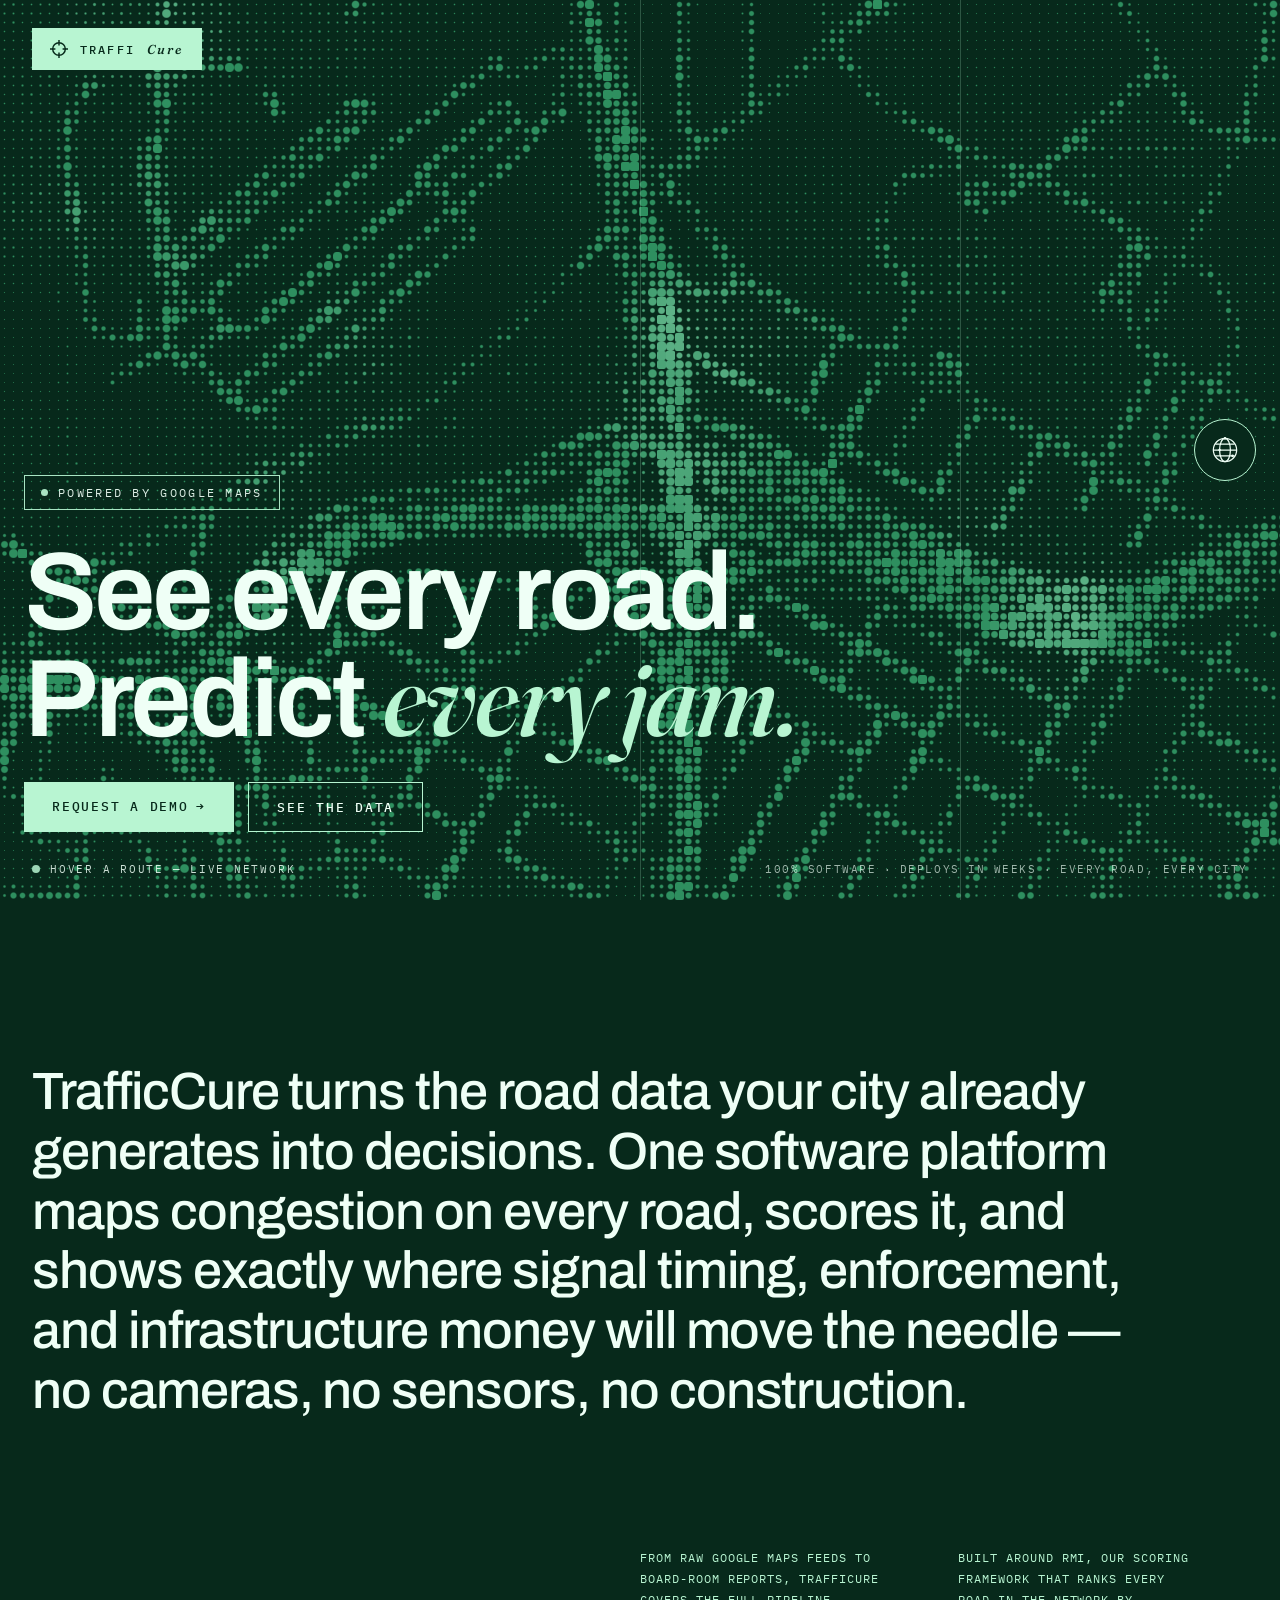
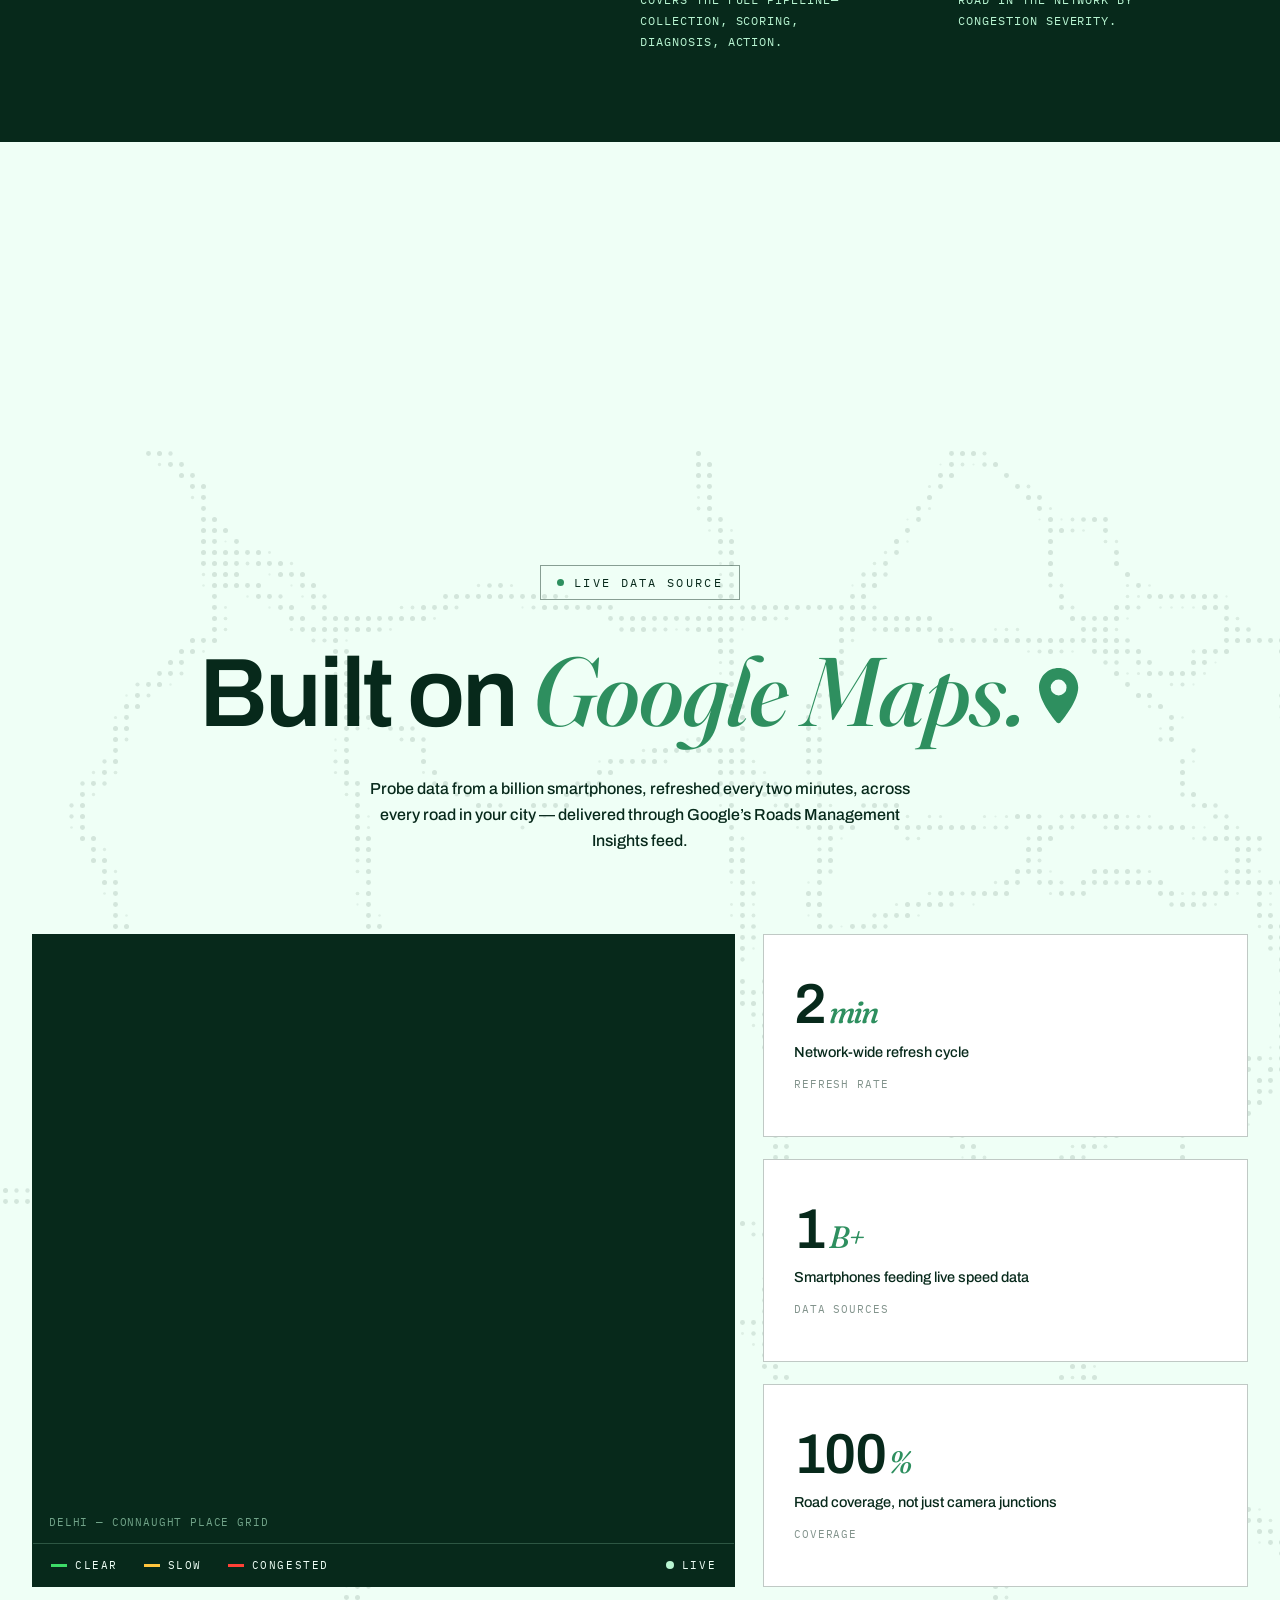
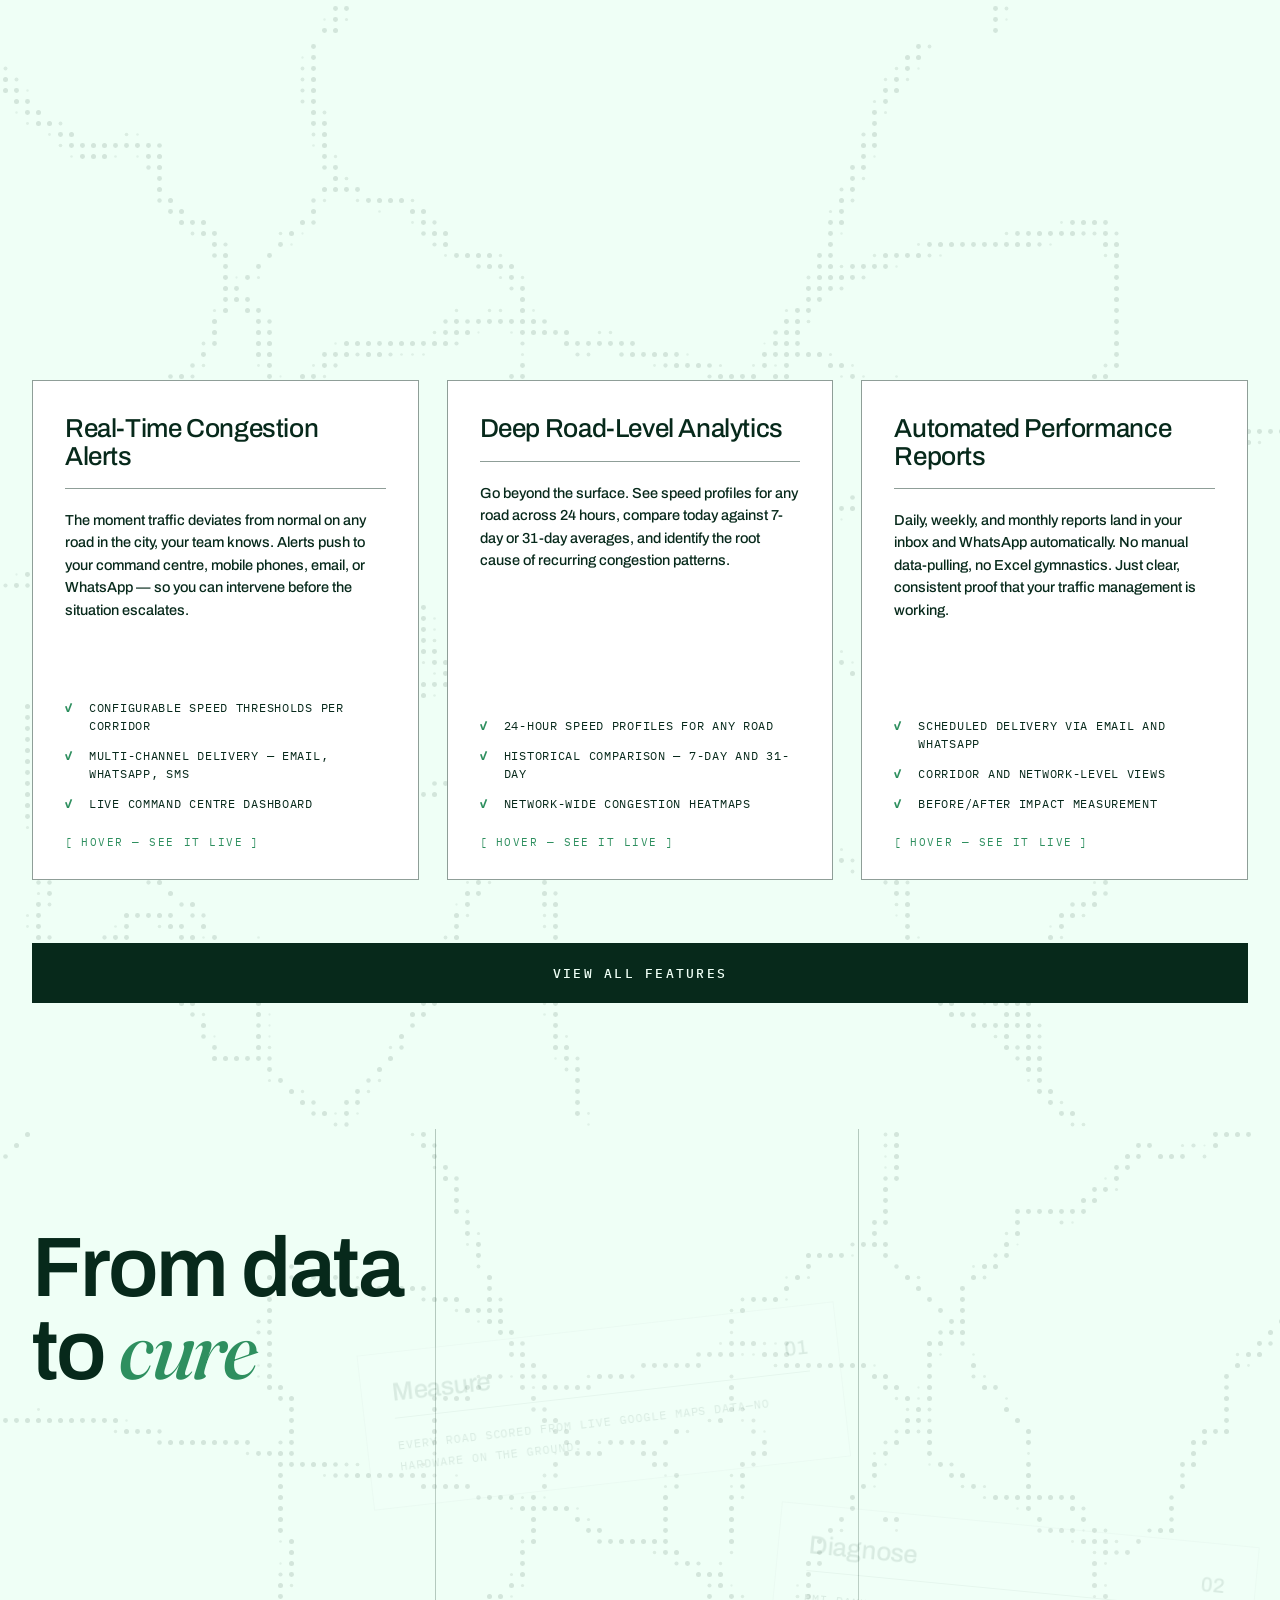
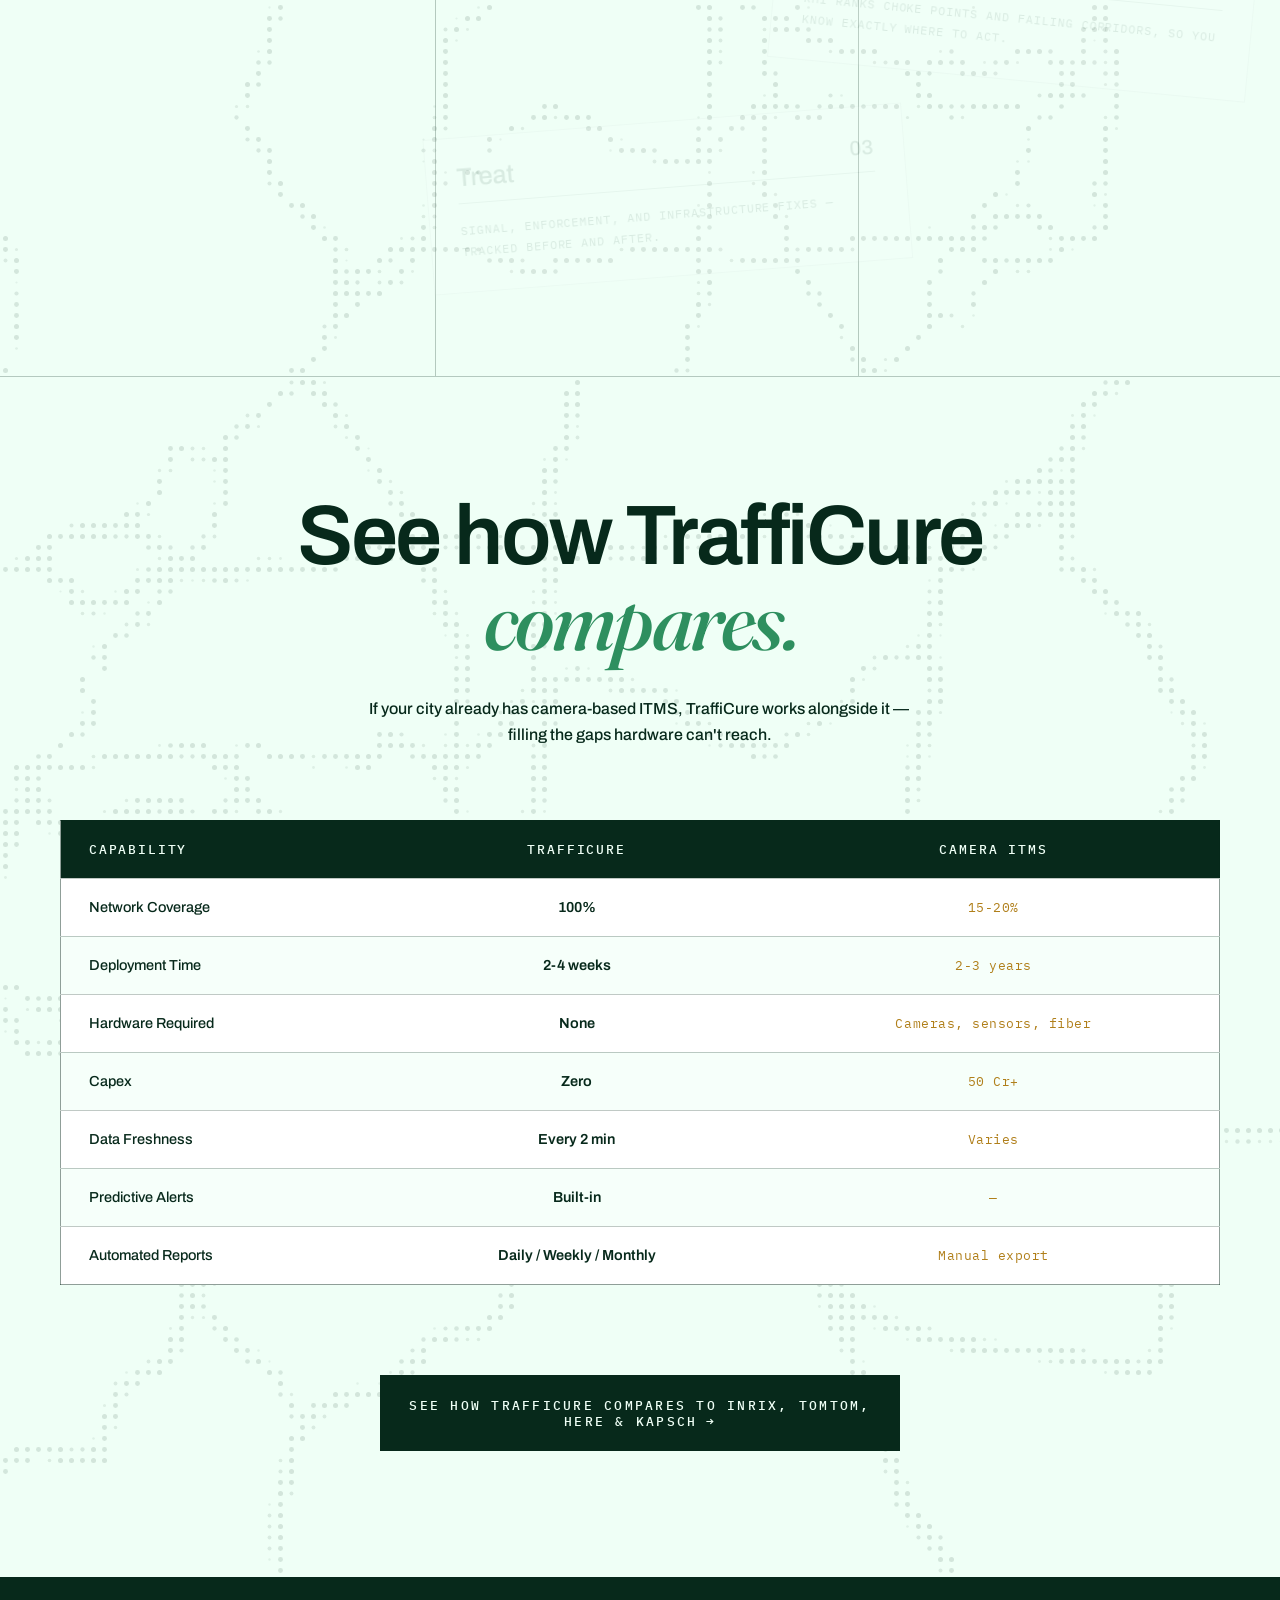
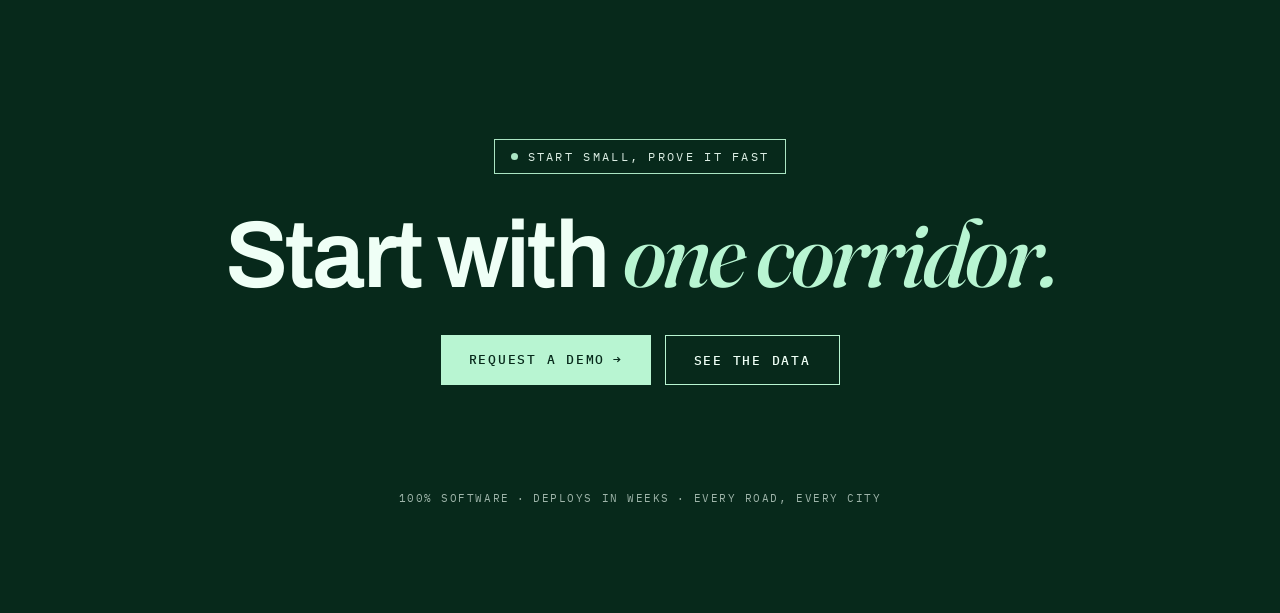
<file: index.html>
<!DOCTYPE html>
<html lang="en">
<head>
<meta charset="UTF-8">
<meta name="viewport" content="width=device-width, initial-scale=1.0">
<title>TrafficCure — Real-time traffic intelligence</title>
<link rel="preconnect" href="https://fonts.googleapis.com">
<link href="https://fonts.googleapis.com/css2?family=Archivo:wght@500;600&family=Fraunces:ital,opsz,wght@1,9..144,500;1,9..144,600&family=IBM+Plex+Mono:wght@400;500&display=swap" rel="stylesheet">
<link rel="stylesheet" href="css/style.css">
</head>
<body>

<!-- floating globe -> radial nav disk -->
<button class="orb" id="navOrb" aria-expanded="false" aria-controls="navDisk" aria-label="Open menu">
  <svg viewBox="0 0 36 36" fill="none" stroke="currentColor" stroke-width="1.5" aria-hidden="true">
    <circle cx="18" cy="18" r="14"/>
    <ellipse cx="18" cy="18" rx="6.5" ry="14"/>
    <path d="M4 18h28M6.5 11h23M6.5 25h23"/>
    <circle cx="18" cy="4"  r="1.6" fill="currentColor" stroke="none"/>
    <circle cx="11.5" cy="18" r="1.6" fill="currentColor" stroke="none"/>
    <circle cx="27" cy="25" r="1.6" fill="currentColor" stroke="none"/>
  </svg>
</button>

<div class="nav-wrap" id="navDisk" hidden>
  <div class="nav-veil" data-close></div>
  <nav class="nav-disk" aria-label="Site">
    <ul class="nav-ring">
      <li><a href="#data"        style="--i:0">THE DATA</a></li>
      <li><a href="#features"    style="--i:1">FEATURES</a></li>
      <li><a href="rmi.html"     style="--i:2">RMI</a></li>
      <li><a href="#deployments" style="--i:3">WHY US</a></li>
      <li><a href="blog.html"    style="--i:4">BLOG</a></li>
      <li><a href="#"            style="--i:5">TOOLS</a></li>
      <li><a href="#"            style="--i:6">SIGN IN</a></li>
      <li><a href="#contact" class="cta" style="--i:7">BOOK A DEMO&ensp;&rarr;</a></li>
    </ul>
    <button class="nav-close" data-close aria-label="Close menu">&times;</button>
  </nav>
</div>


<canvas id="halftone"></canvas>

<div class="ui">
  <div class="rule r1"></div>
  <div class="rule r2"></div>

  <header>
    <div class="brand">
      <svg viewBox="0 0 20 20" fill="none" stroke="currentColor" stroke-width="1.6">
        <circle cx="10" cy="10" r="7"/><path d="M10 0v6M10 14v6M0 10h6M14 10h6"/>
      </svg>
      TRAFFI<em style="font-family:'Fraunces',serif;font-style:italic;text-transform:none;font-size:13px;">Cure</em>
    </div>
  </header>

  <div class="hero-left">
    <span class="badge">POWERED BY GOOGLE MAPS</span>
    <h1>
      <span class="row">See every road.</span>
      <span class="row">Predict <em>every jam.</em></span>
    </h1>
    <div class="ctas">
      <a class="btn btn-solid" href="#">REQUEST A DEMO&ensp;&rarr;</a>
      <a class="btn btn-ghost" href="#">SEE THE DATA</a>
    </div>
  </div>

  <div class="status">
    <span class="dot" id="statusDot"></span>
    <span id="statusText">HOVER A ROUTE — LIVE NETWORK</span>
  </div>

  <div class="ticks">100% SOFTWARE&ensp;&middot;&ensp;DEPLOYS IN WEEKS&ensp;&middot;&ensp;EVERY ROAD, EVERY CITY</div>
</div>


<main class="page">

  <!-- ============ 01 · STATEMENT ============ -->
  <section class="s-statement">
    <p class="statement" aria-label="TrafficCure turns the road data your city already generates into decisions. One software platform maps congestion on every road, scores it, and shows exactly where signal timing, enforcement, and infrastructure money will move the needle — no cameras, no sensors, no construction.">
      <span class="ghost" aria-hidden="true">TrafficCure turns the road data your city already generates into decisions. One software platform maps congestion on every road, scores it, and shows exactly where signal timing, enforcement, and infrastructure money will move the needle — no cameras, no sensors, no construction.</span>
      <span class="live" aria-hidden="true"></span>
    </p>
    <div class="stmt-notes">
      <p class="mono-note reveal">FROM RAW GOOGLE MAPS FEEDS TO BOARD-ROOM
      REPORTS, TRAFFICURE COVERS THE FULL PIPELINE&mdash;COLLECTION,
      SCORING, DIAGNOSIS, ACTION.</p>
      <p class="mono-note reveal">BUILT AROUND RMI, OUR SCORING FRAMEWORK
      THAT RANKS EVERY ROAD IN THE NETWORK BY CONGESTION SEVERITY.</p>
    </div>
  </section>

  <!-- stepped ink -> paper transition -->
  <div class="step-band" aria-hidden="true">
    <div class="step sA"></div><div class="step sB"></div><div class="step sC"></div>
  </div>

  <!-- ============ 02 · BUILT ON GOOGLE MAPS ============ -->
  <section class="s-gmaps" id="data">
    <span class="badge badge-paper reveal">LIVE DATA SOURCE</span>

    <h2 class="gm-head reveal">Built on <em>Google&nbsp;Maps.</em><svg class="gm-pin" viewBox="0 0 24 32" aria-hidden="true"><path d="M12 1C6.2 1 1.6 5.6 1.6 11.4c0 7.6 9.1 18.1 9.5 18.6.5.5 1.3.5 1.8 0 .4-.5 9.5-11 9.5-18.6C22.4 5.6 17.8 1 12 1z" fill="var(--leaf)"/><circle cx="12" cy="11.4" r="4.2" fill="var(--paper)"/></svg></h2>

    <p class="gm-sub reveal">Probe data from a billion smartphones, refreshed every
    two minutes, across every road in your city&thinsp;&mdash;&thinsp;delivered
    through Google&rsquo;s Roads Management Insights feed.</p>

    <div class="gm-grid">

      <figure class="gm-stage reveal" role="img"
              aria-label="Halftone dot map of central Delhi. Road routes automatically light up green, amber and red with live speed readings as traffic conditions change.">
        <div class="gm-map">
          <canvas id="gmCanvas" aria-hidden="true"></canvas>
          <div class="gm-chips" aria-hidden="true"></div>
          <span class="gm-tag-city mono-note" aria-hidden="true">DELHI &mdash; CONNAUGHT PLACE GRID</span>
        </div>
        <figcaption class="gm-legend">
          <span class="lg"><i class="sw sw-clear"></i>CLEAR</span>
          <span class="lg"><i class="sw sw-slow"></i>SLOW</span>
          <span class="lg"><i class="sw sw-jam"></i>CONGESTED</span>
          <span class="lg live"><i class="sw sw-live"></i>LIVE</span>
        </figcaption>
      </figure>

      <div class="gm-stats">
        <div class="gm-stat reveal">
          <p class="gm-num"><span data-count="2">0</span><em>min</em></p>
          <p class="gm-label">Network-wide refresh cycle</p>
          <p class="gm-tag mono-note">REFRESH RATE</p>
        </div>
        <div class="gm-stat reveal">
          <p class="gm-num"><span data-count="1">0</span><em>B+</em></p>
          <p class="gm-label">Smartphones feeding live speed data</p>
          <p class="gm-tag mono-note">DATA SOURCES</p>
        </div>
        <div class="gm-stat reveal">
          <p class="gm-num"><span data-count="100">0</span><em>%</em></p>
          <p class="gm-label">Road coverage, not just camera junctions</p>
          <p class="gm-tag mono-note">COVERAGE</p>
        </div>
      </div>

    </div>
  </section>

  <!-- ============ 03 · FEATURES ============ -->
  <section class="s-features" id="features">
    <h2 class="split-head" aria-label="Features">
      <span class="half-l" data-slide="-1">Fea</span><span class="half-r" data-slide="1">tures</span>
    </h2>

    <div class="feat-grid">

      <article class="feature f-alerts reveal" tabindex="0"
               aria-label="Real-Time Congestion Alerts — hover or focus to preview the product">
        <div class="flip">
          <div class="face front">
            <h3>Real-Time Congestion Alerts</h3>
            <p class="feat-copy">The moment traffic deviates from normal on any
            road in the city, your team knows. Alerts push to your command
            centre, mobile phones, email, or WhatsApp&thinsp;&mdash;&thinsp;so
            you can intervene before the situation escalates.</p>
            <ul class="checks">
              <li>Configurable speed thresholds per corridor</li>
              <li>Multi-channel delivery &mdash; email, WhatsApp, SMS</li>
              <li>Live command centre dashboard</li>
            </ul>
            <span class="flip-hint">[&ensp;HOVER &mdash; SEE IT LIVE&ensp;]</span>
          </div>
          <div class="face back">
            <img src="assets/feat-alerts.png" alt="Live alerts panel: active congestion alerts with road names, durations and severity">
          </div>
        </div>
      </article>

      <article class="feature f-analytics reveal" tabindex="0"
               aria-label="Deep Road-Level Analytics — hover or focus to preview the product">
        <div class="flip">
          <div class="face front">
            <h3>Deep Road-Level Analytics</h3>
            <p class="feat-copy">Go beyond the surface. See speed profiles for
            any road across 24 hours, compare today against 7-day or 31-day
            averages, and identify the root cause of recurring congestion
            patterns.</p>
            <ul class="checks">
              <li>24-hour speed profiles for any road</li>
              <li>Historical comparison &mdash; 7-day and 31-day</li>
              <li>Network-wide congestion heatmaps</li>
            </ul>
            <span class="flip-hint">[&ensp;HOVER &mdash; SEE IT LIVE&ensp;]</span>
          </div>
          <div class="face back">
            <img src="assets/feat-analytics.png" alt="Road analytics card: current vs usual vs free-flow speed and busy-hours heatmap">
          </div>
        </div>
      </article>

      <article class="feature f-reports reveal" tabindex="0"
               aria-label="Automated Performance Reports — hover or focus to preview the product">
        <div class="flip">
          <div class="face front">
            <h3>Automated Performance Reports</h3>
            <p class="feat-copy">Daily, weekly, and monthly reports land in your
            inbox and WhatsApp automatically. No manual data-pulling, no Excel
            gymnastics. Just clear, consistent proof that your traffic
            management is working.</p>
            <ul class="checks">
              <li>Scheduled delivery via email and WhatsApp</li>
              <li>Corridor and network-level views</li>
              <li>Before/after impact measurement</li>
            </ul>
            <span class="flip-hint">[&ensp;HOVER &mdash; SEE IT LIVE&ensp;]</span>
          </div>
          <div class="face back">
            <img src="assets/feat-reports.png" alt="Scheduled reports panel: daily, weekly and monthly reports marked active">
          </div>
        </div>
      </article>

    </div>

    <a class="band-btn feat-band" href="#">VIEW ALL FEATURES</a>
  </section>

  <!-- ============ 04 · METHOD ============ -->
  <section class="s-method" id="rmi">
    <div class="m-rules" aria-hidden="true"><span></span><span></span></div>
    <h2 class="method-head reveal">From data<br>to <em>cure</em></h2>
    <div class="cards">
      <article class="card c1" data-rot="-6.5" data-x="-14">
        <div class="card-inner">
          <header><h3>Measure</h3><span class="num">01</span></header>
          <p class="mono-note">EVERY ROAD SCORED FROM LIVE GOOGLE MAPS
          DATA&mdash;NO HARDWARE ON THE GROUND.</p>
        </div>
      </article>
      <article class="card c2" data-rot="5.5" data-x="18">
        <div class="card-inner">
          <header><h3>Diagnose</h3><span class="num">02</span></header>
          <p class="mono-note">RMI RANKS CHOKE POINTS AND FAILING CORRIDORS,
          SO YOU KNOW EXACTLY WHERE TO ACT.</p>
        </div>
      </article>
      <article class="card c3" data-rot="-4.5" data-x="-9">
        <div class="card-inner">
          <header><h3>Treat</h3><span class="num">03</span></header>
          <p class="mono-note">SIGNAL, ENFORCEMENT, AND INFRASTRUCTURE FIXES
          &mdash;TRACKED BEFORE AND AFTER.</p>
        </div>
      </article>
    </div>
  </section>

  <!-- ============ 05 · COMPARE ============ -->
  <section class="s-compare" id="deployments">
    <h2 class="cmp-head reveal">See how TraffiCure<br><em>compares.</em></h2>
    <p class="cmp-sub reveal">If your city already has camera-based ITMS, TraffiCure
    works alongside it&thinsp;&mdash;&thinsp;filling the gaps hardware can't reach.</p>

    <div class="cmp-wrap reveal">
      <table class="cmp-table">
        <thead>
          <tr>
            <th scope="col">Capability</th>
            <th scope="col">TraffiCure</th>
            <th scope="col">Camera ITMS</th>
          </tr>
        </thead>
        <tbody>
          <tr style="--i:0"><th scope="row">Network Coverage</th><td class="tc">100%</td><td class="itms">15-20%</td></tr>
          <tr style="--i:1"><th scope="row">Deployment Time</th><td class="tc">2-4 weeks</td><td class="itms">2-3 years</td></tr>
          <tr style="--i:2"><th scope="row">Hardware Required</th><td class="tc">None</td><td class="itms">Cameras, sensors, fiber</td></tr>
          <tr style="--i:3"><th scope="row">Capex</th><td class="tc">Zero</td><td class="itms">50 Cr+</td></tr>
          <tr style="--i:4"><th scope="row">Data Freshness</th><td class="tc">Every 2 min</td><td class="itms">Varies</td></tr>
          <tr style="--i:5"><th scope="row">Predictive Alerts</th><td class="tc">Built-in</td><td class="itms">&mdash;</td></tr>
          <tr style="--i:6"><th scope="row">Automated Reports</th><td class="tc">Daily / Weekly / Monthly</td><td class="itms">Manual export</td></tr>
        </tbody>
      </table>
    </div>

    <a class="band-btn center" href="#">SEE HOW TRAFFICURE COMPARES TO INRIX, TOMTOM, HERE &amp; KAPSCH&ensp;&rarr;</a>
  </section>

  <!-- ============ 06 · CTA ============ -->
  <section class="s-cta" id="contact">
    <span class="badge">START SMALL, PROVE IT FAST</span>
    <h2 class="reveal">Start with <em>one corridor.</em></h2>
    <div class="ctas">
      <a class="btn btn-solid" href="#">REQUEST A DEMO&ensp;&rarr;</a>
      <a class="btn btn-ghost" href="#">SEE THE DATA</a>
    </div>
    <p class="cta-ticks">100% SOFTWARE&ensp;&middot;&ensp;DEPLOYS IN WEEKS&ensp;&middot;&ensp;EVERY ROAD, EVERY CITY</p>
  </section>

</main>


<script src="js/map-data.js"></script>
<script src="js/main.js"></script>
<script src="js/sections.js"></script>
<script src="js/gm-map-data.js"></script>
<script src="js/gmaps.js"></script>
<script src="js/method-map-data.js"></script>
<script src="js/method-bg.js"></script>
<script src="js/nav.js"></script>
<script src="js/page-transition.js"></script>
</body>
</html>
</file>
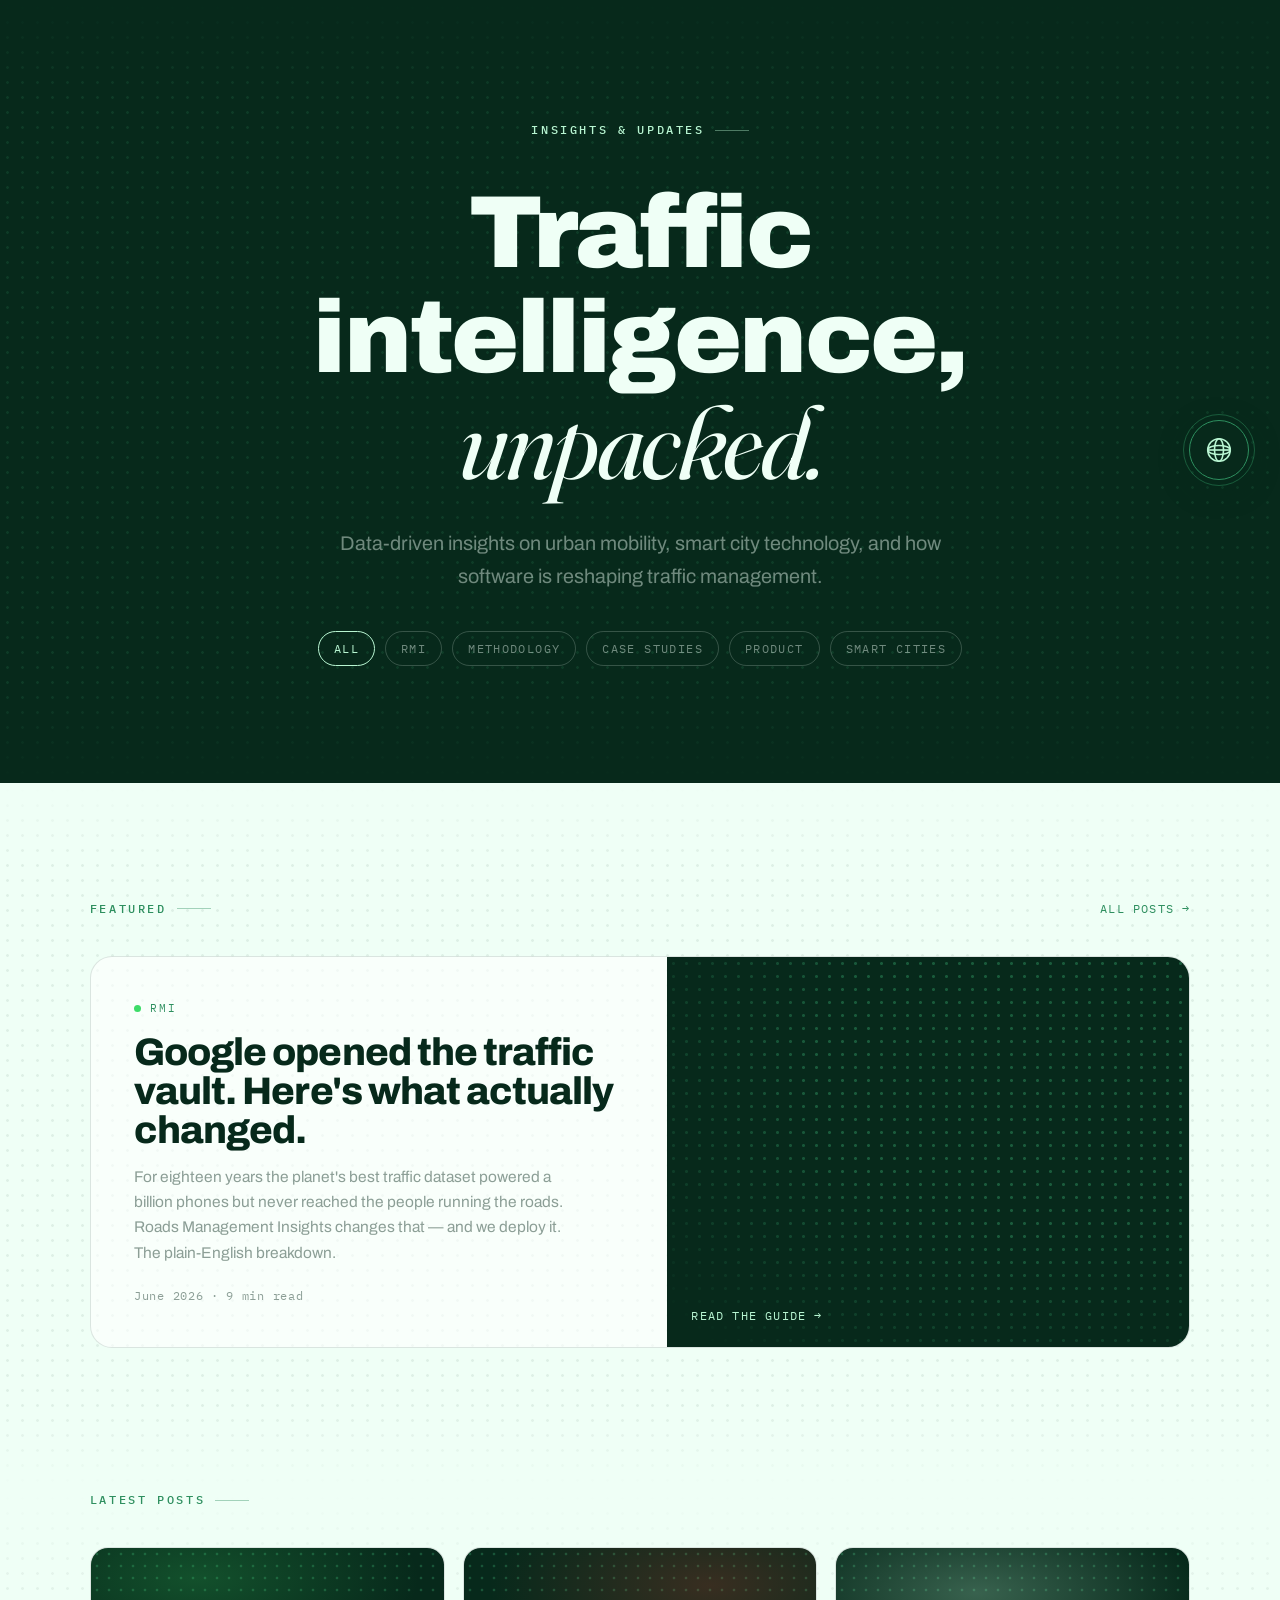
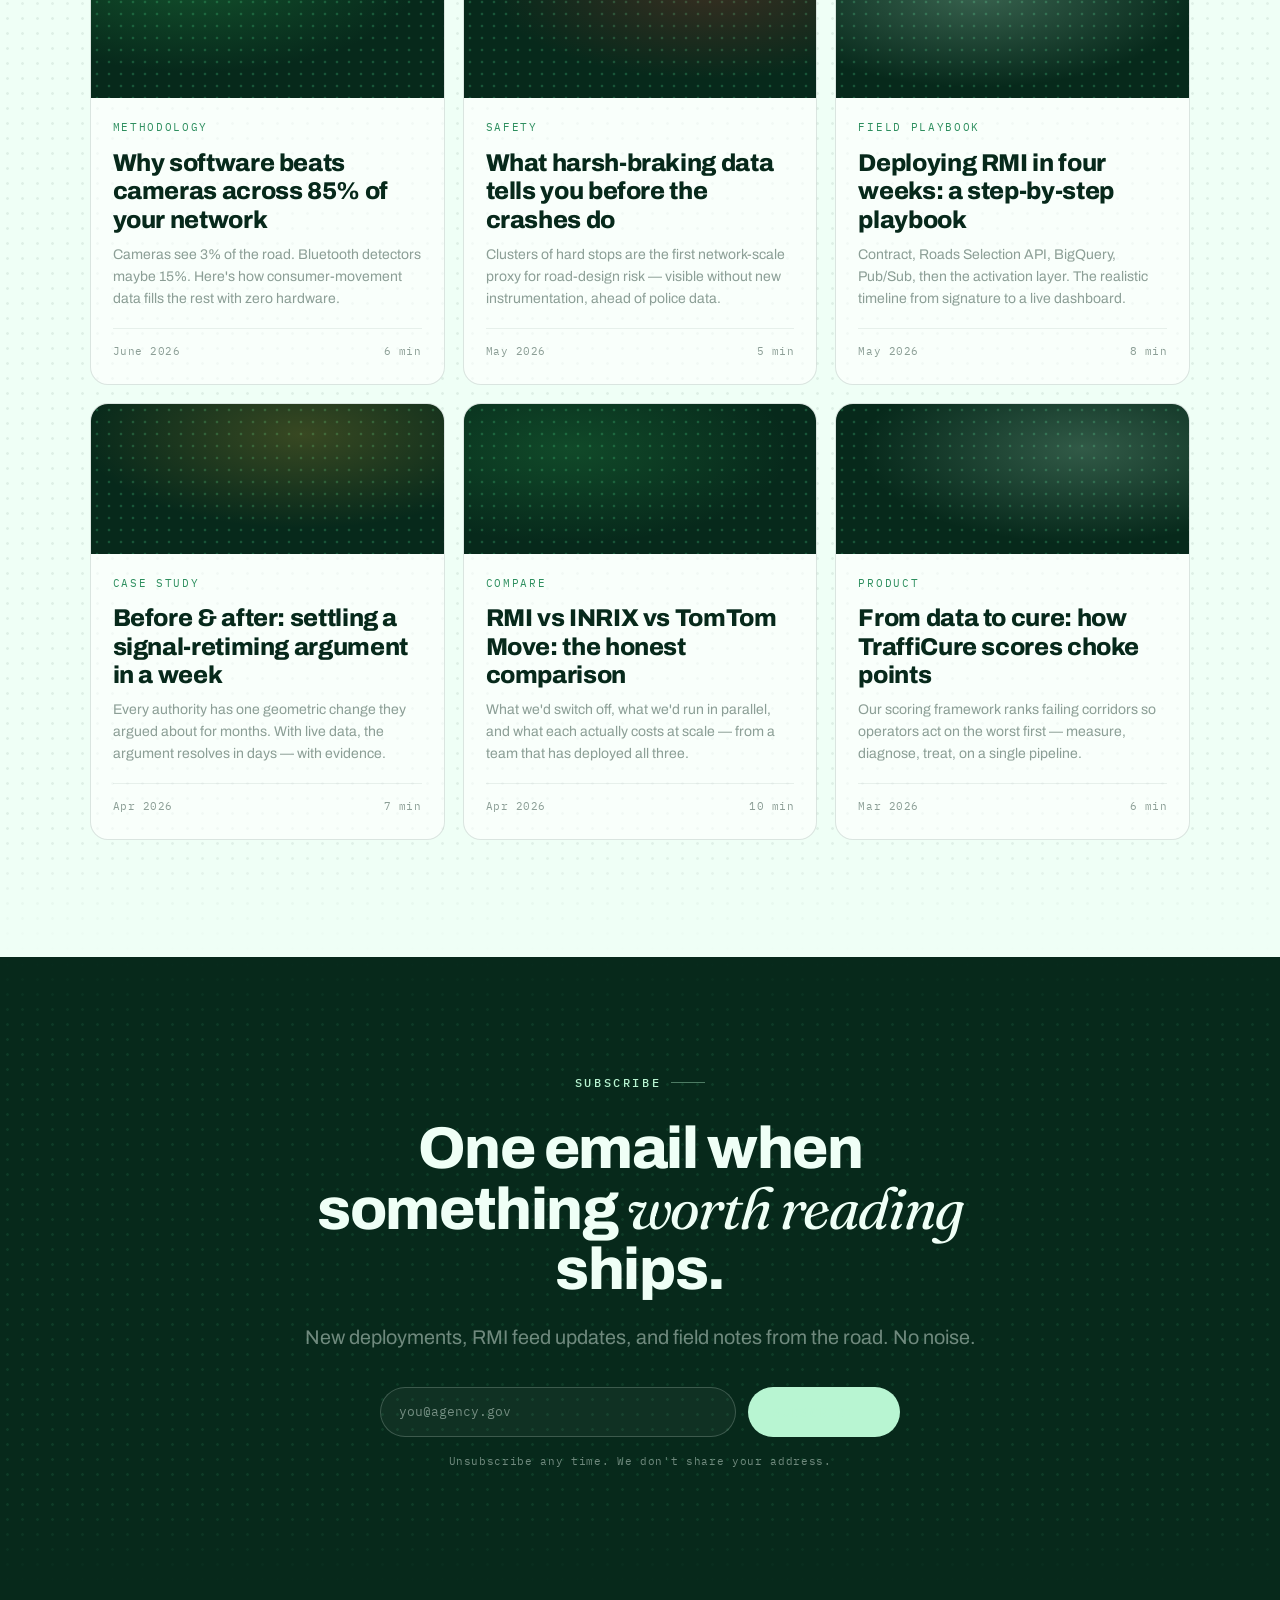
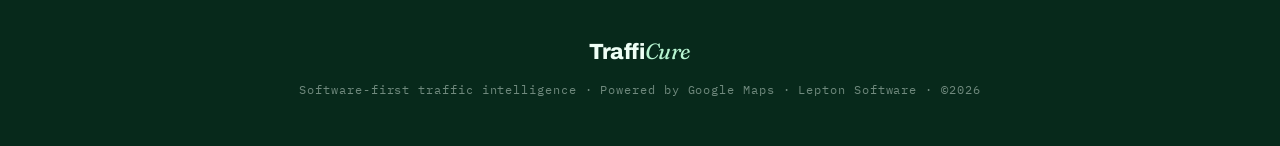
<file: blog.html>
<!DOCTYPE html>
<html lang="en" class="anim">
<head>
<meta charset="UTF-8" />
<meta name="viewport" content="width=device-width, initial-scale=1" />
<title>Blog — TraffiCure · Traffic Intelligence, Unpacked</title>
<meta name="description" content="Data-driven insights on urban mobility, smart city technology, and how software is reshaping traffic management." />
<link rel="preconnect" href="https://fonts.googleapis.com" />
<link rel="preconnect" href="https://fonts.gstatic.com" crossorigin />
<link href="https://fonts.googleapis.com/css2?family=Archivo:wght@500;600;700;800;900&family=IBM+Plex+Mono:wght@400;500;600&family=Fraunces:ital,opsz,wght@1,9..144,400;1,9..144,500&display=swap" rel="stylesheet" />
<style>
/* ============================================================
   TOKENS  (mirrors css/style.css + rmi.html)
   ============================================================ */
:root{
  --ink:#07291B; --paper:#EFFFF6; --pulse-hot:#EFFFF6; --pulse:#B8F5D2; --leaf:#2E8F5F;
  --ink-25:rgba(7,41,27,.25); --ink-45:rgba(7,41,27,.45); --ink-12:rgba(7,41,27,.12);
  --ink-07:rgba(7,41,27,.07); --paper-45:rgba(239,255,246,.45); --paper-20:rgba(239,255,246,.20);
  --paper-10:rgba(239,255,246,.10);
  --t-clear:#3DDC68; --t-slow:#FFC53D; --t-jam:#FF4136; --amber:#B07F1A;
  --f-disp:'Archivo',system-ui,sans-serif; --f-mono:'IBM Plex Mono',ui-monospace,monospace;
  --f-acc:'Fraunces',Georgia,serif;
}
*{box-sizing:border-box;margin:0;padding:0}
html{scroll-behavior:smooth;-webkit-text-size-adjust:100%}
body{font-family:var(--f-disp);background:var(--paper);color:var(--ink);line-height:1.5;overflow-x:hidden;-webkit-font-smoothing:antialiased}

.sec{position:relative;padding:13vh clamp(20px,7vw,120px);overflow:hidden}
.sec > *{position:relative;z-index:2}
.sec::before{content:"";position:absolute;inset:0;z-index:0;
  background-image:radial-gradient(var(--dot,var(--ink-12)) 1px,transparent 1.7px);background-size:15px 15px;opacity:.6;
  -webkit-mask-image:linear-gradient(180deg,transparent,#000 12%,#000 88%,transparent);
          mask-image:linear-gradient(180deg,transparent,#000 12%,#000 88%,transparent);}
.ink{background:var(--ink);color:var(--paper);--dot:rgba(46,143,95,.30)}
.paper{background:var(--paper);color:var(--ink);--dot:var(--ink-12)}
.ink a{color:var(--pulse)}
.wrap{max-width:1180px;margin:0 auto}

.eyebrow{font-family:var(--f-mono);font-size:12px;font-weight:500;letter-spacing:.22em;text-transform:uppercase;
  display:inline-flex;align-items:center;gap:10px;color:var(--leaf);margin-bottom:26px}
.ink .eyebrow{color:var(--pulse)}
.eyebrow::after{content:"";width:34px;height:1px;background:currentColor;opacity:.4}

h1,h2,h3{font-family:var(--f-disp);font-weight:800;letter-spacing:-.025em;line-height:1.02}
h1{font-size:clamp(46px,8vw,108px);font-weight:900}
h2{font-size:clamp(30px,4.6vw,60px);margin-bottom:.4em}
h3{font-size:clamp(19px,1.9vw,25px);letter-spacing:-.015em}
em,.acc{font-family:var(--f-acc);font-style:italic;font-weight:400}
.lede{font-size:clamp(17px,1.55vw,21px);max-width:62ch;line-height:1.62;color:var(--ink-45)}
.ink .lede{color:var(--paper-45)}
strong{font-weight:700;color:inherit}

/* ORB → back to home */
.orb{position:fixed;right:clamp(14px,2.4vw,34px);top:50%;transform:translateY(-50%);z-index:60;width:60px;height:60px;
  border-radius:50%;background:var(--ink);border:1px solid var(--leaf);cursor:pointer;display:grid;place-items:center;
  text-decoration:none;box-shadow:0 8px 30px rgba(7,41,27,.35);animation:bob 4.2s ease-in-out infinite}
.orb svg{width:30px;height:30px}
.orb::after{content:"";position:absolute;inset:-7px;border-radius:50%;border:1px solid var(--leaf);opacity:.5;animation:ring 2.6s ease-out infinite}
.orb .tip{position:absolute;right:74px;white-space:nowrap;font-family:var(--f-mono);font-size:10.5px;letter-spacing:.16em;
  text-transform:uppercase;color:var(--ink);background:var(--pulse);padding:6px 11px;border-radius:40px;opacity:0;transform:translateX(6px);transition:.25s;pointer-events:none}
.orb:hover .tip,.orb:focus-visible .tip{opacity:1;transform:translateX(0)}
@keyframes bob{0%,100%{transform:translateY(-50%)}50%{transform:translateY(calc(-50% - 7px))}}
@keyframes ring{0%{transform:scale(1);opacity:.5}100%{transform:scale(1.7);opacity:0}}

/* HERO */
.hero{min-height:78svh;display:flex;flex-direction:column;justify-content:center;align-items:center;text-align:center}
.hero .eyebrow{justify-content:center}
.hero h1{margin:.16em auto .3em;max-width:14ch}
.hero .lede{max-width:56ch;margin:0 auto}

/* SEARCH/FILTER STRIP (chips) */
.chips{display:flex;flex-wrap:wrap;gap:10px;justify-content:center;margin-top:38px}
.chip{font-family:var(--f-mono);font-size:11.5px;letter-spacing:.12em;text-transform:uppercase;
  padding:9px 15px;border-radius:40px;border:1px solid var(--paper-20);color:var(--paper-45);cursor:pointer;transition:.2s;background:none}
.chip:hover,.chip[aria-pressed="true"]{border-color:var(--pulse);color:var(--pulse)}

/* SECTION HEAD */
.head{display:flex;align-items:baseline;justify-content:space-between;gap:20px;flex-wrap:wrap;margin-bottom:38px}
.head .eyebrow{margin-bottom:0}
.head .all{font-family:var(--f-mono);font-size:12px;letter-spacing:.1em;text-transform:uppercase;color:var(--leaf);text-decoration:none}
.head .all:hover{color:var(--ink)}

/* FEATURED POST */
.feat{display:grid;grid-template-columns:1.05fr .95fr;gap:0;border:1px solid var(--ink-12);border-radius:22px;overflow:hidden;background:rgba(255,255,255,.6);margin-bottom:26px}
.feat a{text-decoration:none;color:inherit;display:contents}
.feat .copy{padding:clamp(28px,3.4vw,46px);display:flex;flex-direction:column;justify-content:center}
.feat .tag{font-family:var(--f-mono);font-size:11px;letter-spacing:.16em;text-transform:uppercase;color:var(--leaf);margin-bottom:16px;display:inline-flex;gap:9px;align-items:center}
.feat .tag .dot{width:7px;height:7px;border-radius:50%;background:var(--t-clear)}
.feat h2{font-size:clamp(26px,3vw,42px);margin-bottom:14px}
.feat p{font-size:15.5px;line-height:1.62;color:var(--ink-45);max-width:48ch}
.feat .meta{font-family:var(--f-mono);font-size:11.5px;letter-spacing:.06em;color:var(--ink-45);margin-top:22px}
.feat .art{position:relative;background:var(--ink);min-height:280px;overflow:hidden}
.feat .art::before{content:"";position:absolute;inset:0;background-image:radial-gradient(rgba(46,143,95,.55) 1.1px,transparent 1.9px);background-size:13px 13px;opacity:.9;
  -webkit-mask-image:radial-gradient(120% 120% at 70% 30%,#000 35%,transparent 78%);mask-image:radial-gradient(120% 120% at 70% 30%,#000 35%,transparent 78%)}
.feat .art .read{position:absolute;left:24px;bottom:22px;font-family:var(--f-mono);font-size:12px;letter-spacing:.1em;text-transform:uppercase;color:var(--pulse);display:inline-flex;gap:8px;align-items:center}
.feat:hover .art .read .arr{transform:translateX(4px)}
.feat .art .read .arr{transition:transform .22s}

/* CARD GRID */
.grid{display:grid;grid-template-columns:repeat(3,1fr);gap:18px}
.post{border:1px solid var(--ink-12);border-radius:18px;overflow:hidden;background:rgba(255,255,255,.6);
  text-decoration:none;color:inherit;display:flex;flex-direction:column;transition:transform .22s,box-shadow .22s,border-color .22s}
.post:hover{transform:translateY(-4px);box-shadow:0 18px 40px rgba(7,41,27,.1);border-color:var(--ink-25)}
.post .thumb{position:relative;height:150px;background:var(--ink);overflow:hidden}
.post .thumb::before{content:"";position:absolute;inset:0;background-image:radial-gradient(rgba(46,143,95,.5) 1px,transparent 1.7px);background-size:12px 12px;opacity:.85}
.post .thumb::after{content:"";position:absolute;inset:0;background:var(--m,radial-gradient(90% 90% at 30% 20%,rgba(61,220,104,.22),transparent 70%))}
.post .body{padding:22px 22px 24px;display:flex;flex-direction:column;flex:1}
.post .tag{font-family:var(--f-mono);font-size:10.5px;letter-spacing:.16em;text-transform:uppercase;color:var(--leaf);margin-bottom:13px}
.post h3{margin-bottom:10px;line-height:1.16}
.post p{font-size:14px;line-height:1.58;color:var(--ink-45);flex:1}
.post .meta{font-family:var(--f-mono);font-size:11px;letter-spacing:.05em;color:var(--ink-45);margin-top:18px;padding-top:14px;border-top:1px solid var(--ink-07);display:flex;justify-content:space-between}

/* NEWSLETTER (ink) */
.sub{display:flex;flex-direction:column;align-items:center;text-align:center}
.sub h2{max-width:18ch;margin:0 auto .4em}
.sub .lede{margin:0 auto 32px}
.sub-form{display:flex;flex-wrap:wrap;gap:12px;justify-content:center;width:100%;max-width:520px}
.sub-form input{flex:1;min-width:220px;font-family:var(--f-mono);font-size:13px;padding:15px 18px;border-radius:40px;
  border:1px solid var(--paper-20);background:rgba(239,255,246,.04);color:var(--paper)}
.sub-form input::placeholder{color:var(--paper-45)}
.sub-form input:focus{outline:none;border-color:var(--pulse)}
.btn{font-family:var(--f-mono);font-size:12.5px;font-weight:600;letter-spacing:.1em;text-transform:uppercase;
  padding:15px 24px;border-radius:40px;text-decoration:none;cursor:pointer;display:inline-flex;align-items:center;gap:10px;transition:.22s;border:1px solid transparent}
.btn-mint{background:var(--pulse);color:var(--ink)}
.btn-mint:hover{background:var(--pulse-hot);transform:translateY(-2px)}
.btn .arr{transition:transform .22s}.btn:hover .arr{transform:translateX(4px)}
.sub .note{font-family:var(--f-mono);font-size:11px;letter-spacing:.06em;color:var(--paper-45);margin-top:16px}

/* FOOTER */
footer{background:var(--ink);color:var(--paper);padding:48px clamp(20px,7vw,120px);text-align:center}
footer .lockup{font-family:var(--f-disp);font-weight:800;font-size:22px;letter-spacing:-.02em}
footer .lockup em{font-family:var(--f-acc);font-style:italic;font-weight:400;color:var(--pulse)}
footer .meta{font-family:var(--f-mono);font-size:11.5px;letter-spacing:.08em;color:var(--paper-45);margin-top:12px}

/* REVEAL */
html.anim .rv{opacity:0;transform:translateY(22px);transition:opacity .7s cubic-bezier(.2,.7,.2,1),transform .7s cubic-bezier(.2,.7,.2,1)}
html.anim .rv.in{opacity:1;transform:none}
html.anim .rv-d1{transition-delay:.07s}html.anim .rv-d2{transition-delay:.14s}html.anim .rv-d3{transition-delay:.21s}

@media(max-width:900px){.feat{grid-template-columns:1fr}.feat .art{min-height:200px;order:-1}.grid{grid-template-columns:1fr}.orb{width:50px;height:50px}.orb svg{width:25px;height:25px}}
@media(prefers-reduced-motion:reduce){html{scroll-behavior:auto}.orb,.orb::after{animation:none}html.anim .rv{opacity:1;transform:none;transition:none}.post:hover{transform:none}}
</style>
</head>
<body>

<a class="orb" href="index.html" aria-label="Back to TraffiCure home">
  <span class="tip">Back to home</span>
  <svg viewBox="0 0 24 24" fill="none" stroke="#B8F5D2" stroke-width="1.3">
    <circle cx="12" cy="12" r="9"/><ellipse cx="12" cy="12" rx="9" ry="3.6"/><ellipse cx="12" cy="12" rx="3.6" ry="9"/><line x1="3" y1="12" x2="21" y2="12"/>
  </svg>
</a>

<!-- ============ HERO ============ -->
<header class="sec ink hero">
  <div class="wrap">
    <span class="eyebrow rv">Insights &amp; updates</span>
    <h1 class="rv rv-d1">Traffic intelligence, <em>unpacked.</em></h1>
    <p class="lede rv rv-d2">Data-driven insights on urban mobility, smart city technology, and how software is reshaping traffic management.</p>
    <div class="chips rv rv-d3" role="group" aria-label="Filter posts">
      <button class="chip" aria-pressed="true">All</button>
      <button class="chip">RMI</button>
      <button class="chip">Methodology</button>
      <button class="chip">Case Studies</button>
      <button class="chip">Product</button>
      <button class="chip">Smart Cities</button>
    </div>
  </div>
</header>

<!-- ============ LATEST + FEATURED ============ -->
<section class="sec paper">
  <div class="wrap">
    <div class="head rv">
      <span class="eyebrow">Featured</span>
      <a class="all" href="#all">All posts →</a>
    </div>

    <article class="feat rv rv-d1">
      <a href="#">
        <div class="copy">
          <span class="tag"><span class="dot"></span>RMI</span>
          <h2>Google opened the traffic vault. Here's what actually changed.</h2>
          <p>For eighteen years the planet's best traffic dataset powered a billion phones but never reached the people running the roads. Roads Management Insights changes that — and we deploy it. The plain-English breakdown.</p>
          <div class="meta">June 2026 · 9 min read</div>
        </div>
        <div class="art"><span class="read">Read the guide <span class="arr">→</span></span></div>
      </a>
    </article>
  </div>
</section>

<!-- ============ POST GRID ============ -->
<section class="sec paper" id="all" style="padding-top:0">
  <div class="wrap">
    <div class="head rv"><span class="eyebrow">Latest posts</span></div>
    <div class="grid">

      <a class="post rv rv-d1" href="#" style="--m:radial-gradient(90% 90% at 30% 20%,rgba(61,220,104,.22),transparent 70%)">
        <div class="thumb"></div>
        <div class="body">
          <span class="tag">Methodology</span>
          <h3>Why software beats cameras across 85% of your network</h3>
          <p>Cameras see 3% of the road. Bluetooth detectors maybe 15%. Here's how consumer-movement data fills the rest with zero hardware.</p>
          <div class="meta"><span>June 2026</span><span>6 min</span></div>
        </div>
      </a>

      <a class="post rv rv-d2" href="#" style="--m:radial-gradient(90% 90% at 70% 25%,rgba(255,65,54,.20),transparent 70%)">
        <div class="thumb"></div>
        <div class="body">
          <span class="tag">Safety</span>
          <h3>What harsh-braking data tells you before the crashes do</h3>
          <p>Clusters of hard stops are the first network-scale proxy for road-design risk — visible without new instrumentation, ahead of police data.</p>
          <div class="meta"><span>May 2026</span><span>5 min</span></div>
        </div>
      </a>

      <a class="post rv rv-d3" href="#" style="--m:radial-gradient(90% 90% at 40% 30%,rgba(184,245,210,.28),transparent 70%)">
        <div class="thumb"></div>
        <div class="body">
          <span class="tag">Field Playbook</span>
          <h3>Deploying RMI in four weeks: a step-by-step playbook</h3>
          <p>Contract, Roads Selection API, BigQuery, Pub/Sub, then the activation layer. The realistic timeline from signature to a live dashboard.</p>
          <div class="meta"><span>May 2026</span><span>8 min</span></div>
        </div>
      </a>

      <a class="post rv rv-d1" href="#" style="--m:radial-gradient(90% 90% at 60% 20%,rgba(255,197,61,.20),transparent 70%)">
        <div class="thumb"></div>
        <div class="body">
          <span class="tag">Case Study</span>
          <h3>Before &amp; after: settling a signal-retiming argument in a week</h3>
          <p>Every authority has one geometric change they argued about for months. With live data, the argument resolves in days — with evidence.</p>
          <div class="meta"><span>Apr 2026</span><span>7 min</span></div>
        </div>
      </a>

      <a class="post rv rv-d2" href="#" style="--m:radial-gradient(90% 90% at 30% 30%,rgba(61,220,104,.18),transparent 70%)">
        <div class="thumb"></div>
        <div class="body">
          <span class="tag">Compare</span>
          <h3>RMI vs INRIX vs TomTom Move: the honest comparison</h3>
          <p>What we'd switch off, what we'd run in parallel, and what each actually costs at scale — from a team that has deployed all three.</p>
          <div class="meta"><span>Apr 2026</span><span>10 min</span></div>
        </div>
      </a>

      <a class="post rv rv-d3" href="#" style="--m:radial-gradient(90% 90% at 70% 30%,rgba(184,245,210,.24),transparent 70%)">
        <div class="thumb"></div>
        <div class="body">
          <span class="tag">Product</span>
          <h3>From data to cure: how TraffiCure scores choke points</h3>
          <p>Our scoring framework ranks failing corridors so operators act on the worst first — measure, diagnose, treat, on a single pipeline.</p>
          <div class="meta"><span>Mar 2026</span><span>6 min</span></div>
        </div>
      </a>

    </div>
  </div>
</section>

<!-- ============ NEWSLETTER ============ -->
<section class="sec ink">
  <div class="wrap sub">
    <span class="eyebrow rv">Subscribe</span>
    <h2 class="rv rv-d1">One email when something <em>worth reading</em> ships.</h2>
    <p class="lede rv rv-d1">New deployments, RMI feed updates, and field notes from the road. No noise.</p>
    <div class="sub-form rv rv-d2">
      <input type="email" placeholder="you@agency.gov" aria-label="Email address" />
      <a class="btn btn-mint" href="#">Subscribe <span class="arr">→</span></a>
    </div>
    <div class="note rv rv-d2">Unsubscribe any time. We don't share your address.</div>
  </div>
</section>

<footer>
  <div class="lockup">Traffi<em>Cure</em></div>
  <div class="meta">Software-first traffic intelligence · Powered by Google Maps · Lepton Software · ©2026</div>
</footer>

<script>
(function(){
  var reduce = window.matchMedia && window.matchMedia('(prefers-reduced-motion: reduce)').matches;
  if(!reduce){
    var io = new IntersectionObserver(function(es){es.forEach(function(e){if(e.isIntersecting){e.target.classList.add('in');io.unobserve(e.target);}});},{threshold:0.12,rootMargin:'0px 0px -8% 0px'});
    document.querySelectorAll('.rv').forEach(function(el){io.observe(el);});
  } else { document.documentElement.classList.remove('anim'); }

  // chip filter toggle (visual only until posts carry categories)
  var chips = document.querySelectorAll('.chip');
  chips.forEach(function(c){ c.addEventListener('click', function(){
    chips.forEach(function(x){x.setAttribute('aria-pressed','false');});
    c.setAttribute('aria-pressed','true');
  });});
})();
</script>
<script src="js/page-transition.js"></script>
</body>
</html>
</file>
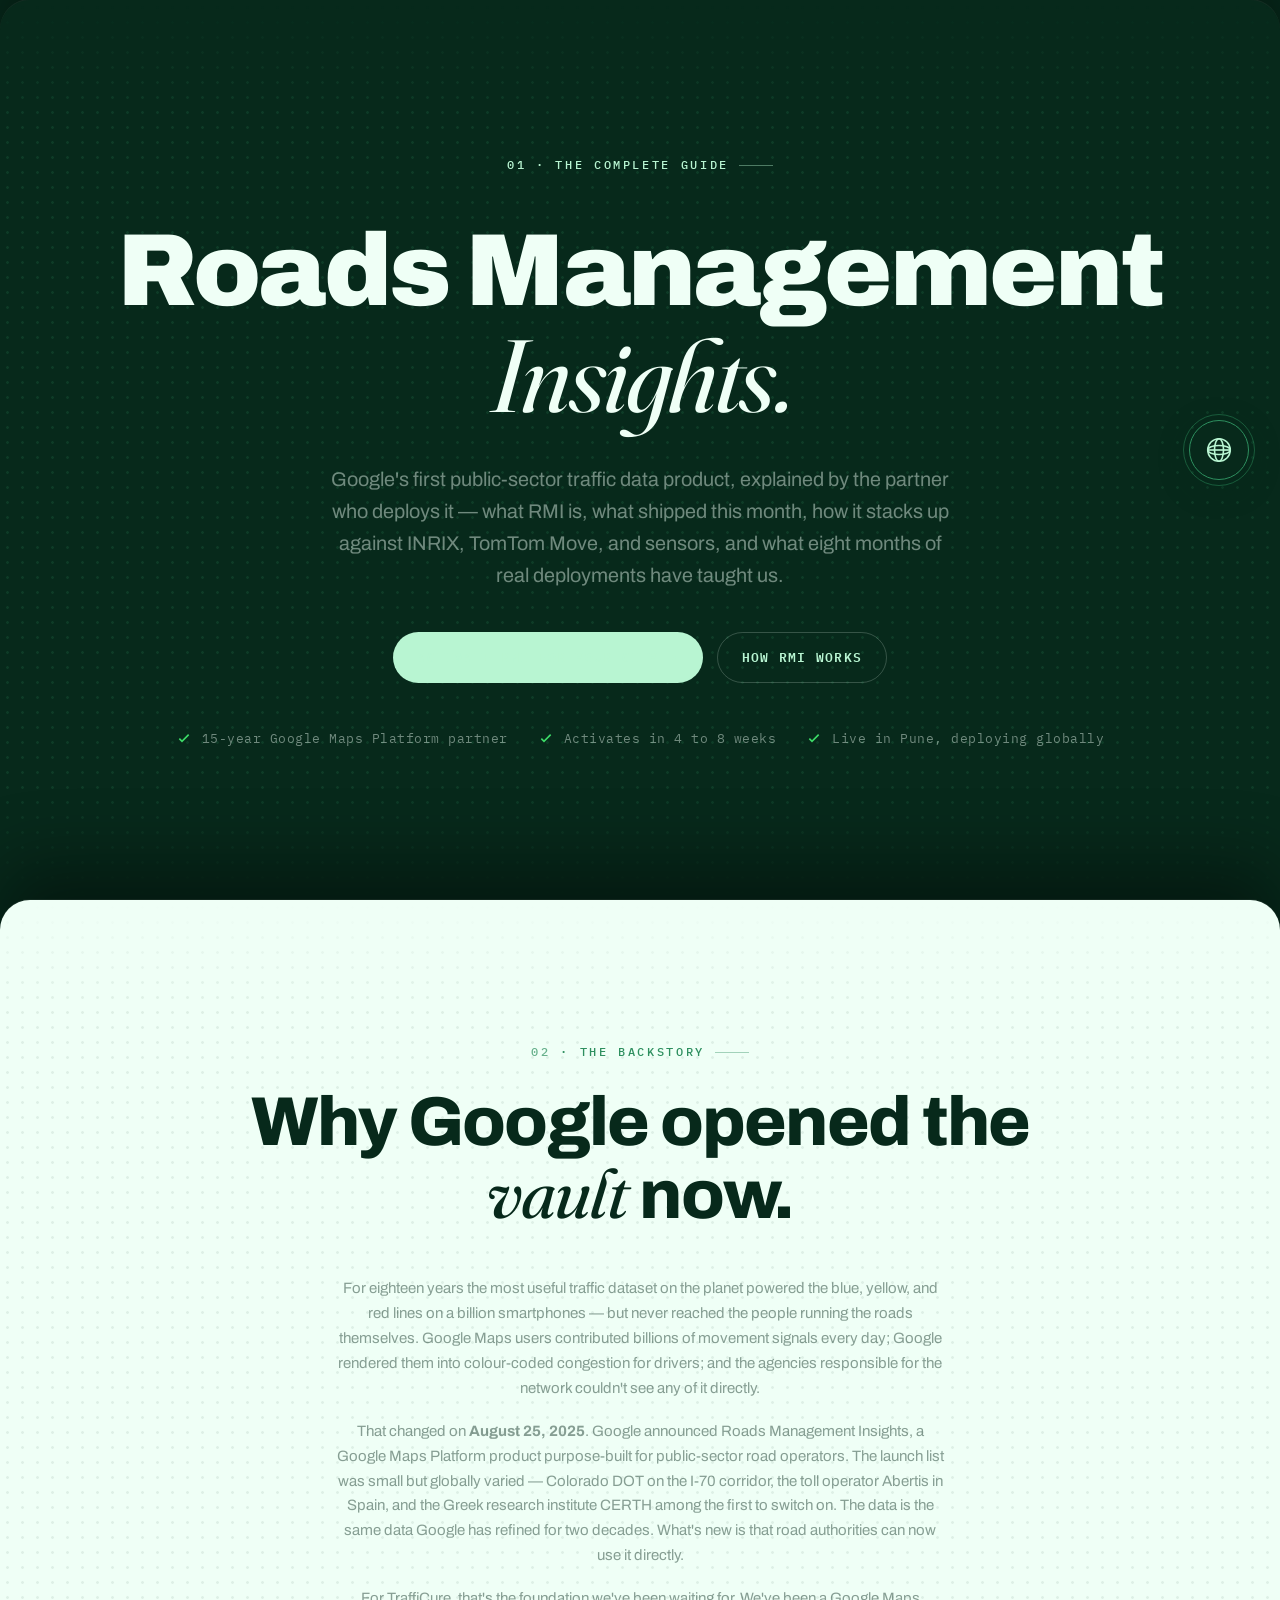
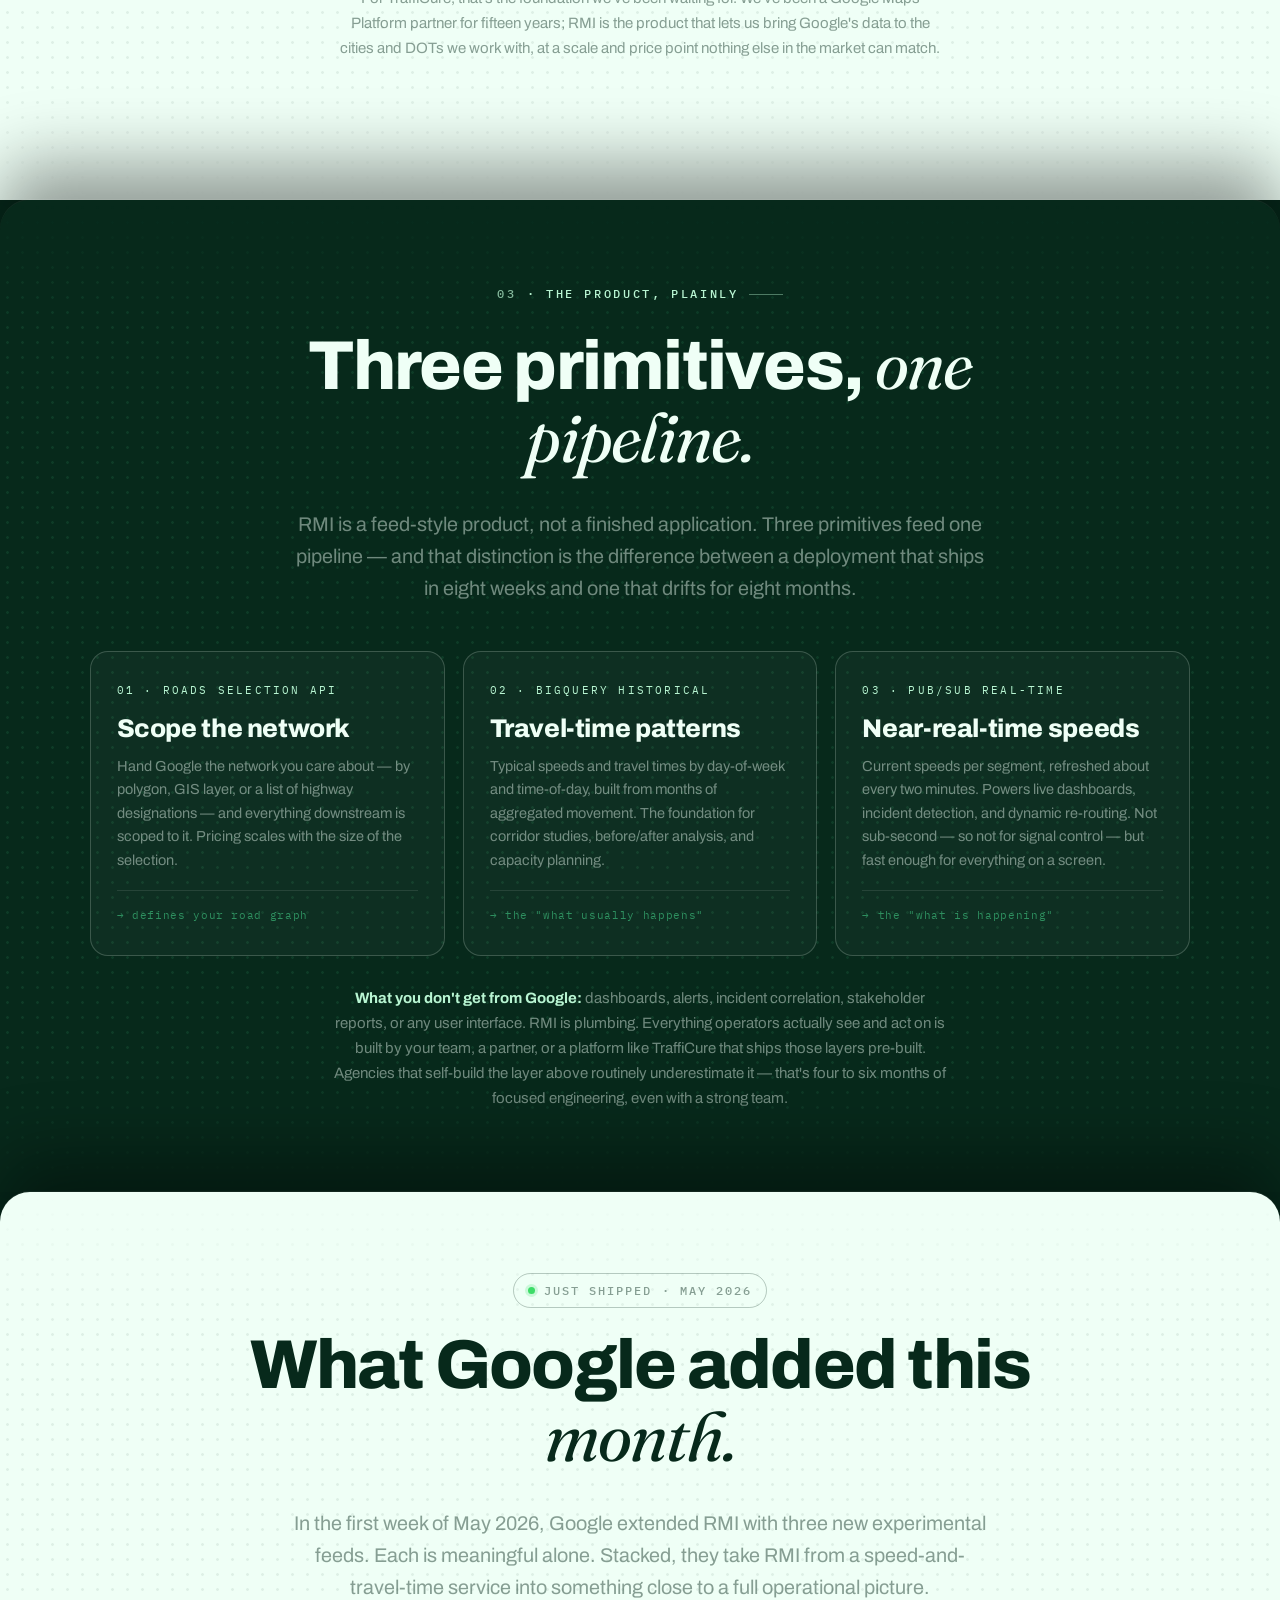
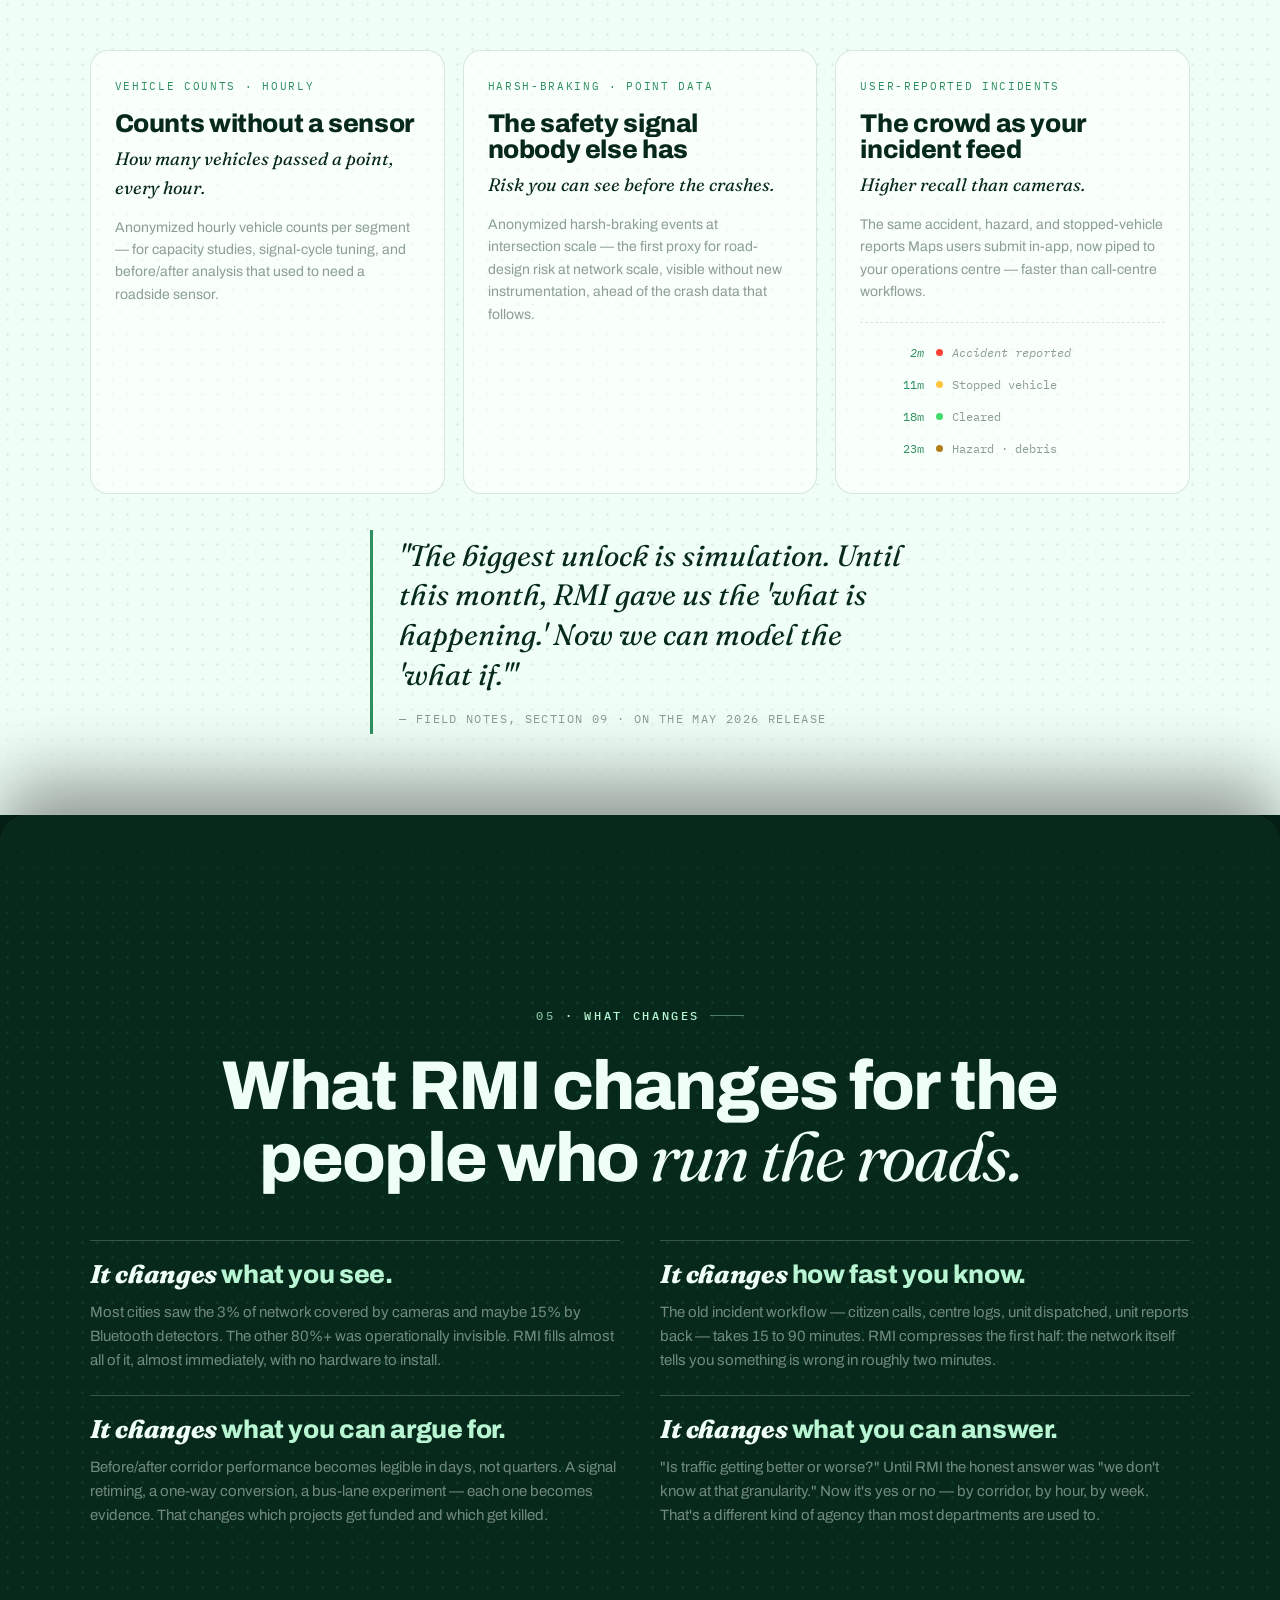
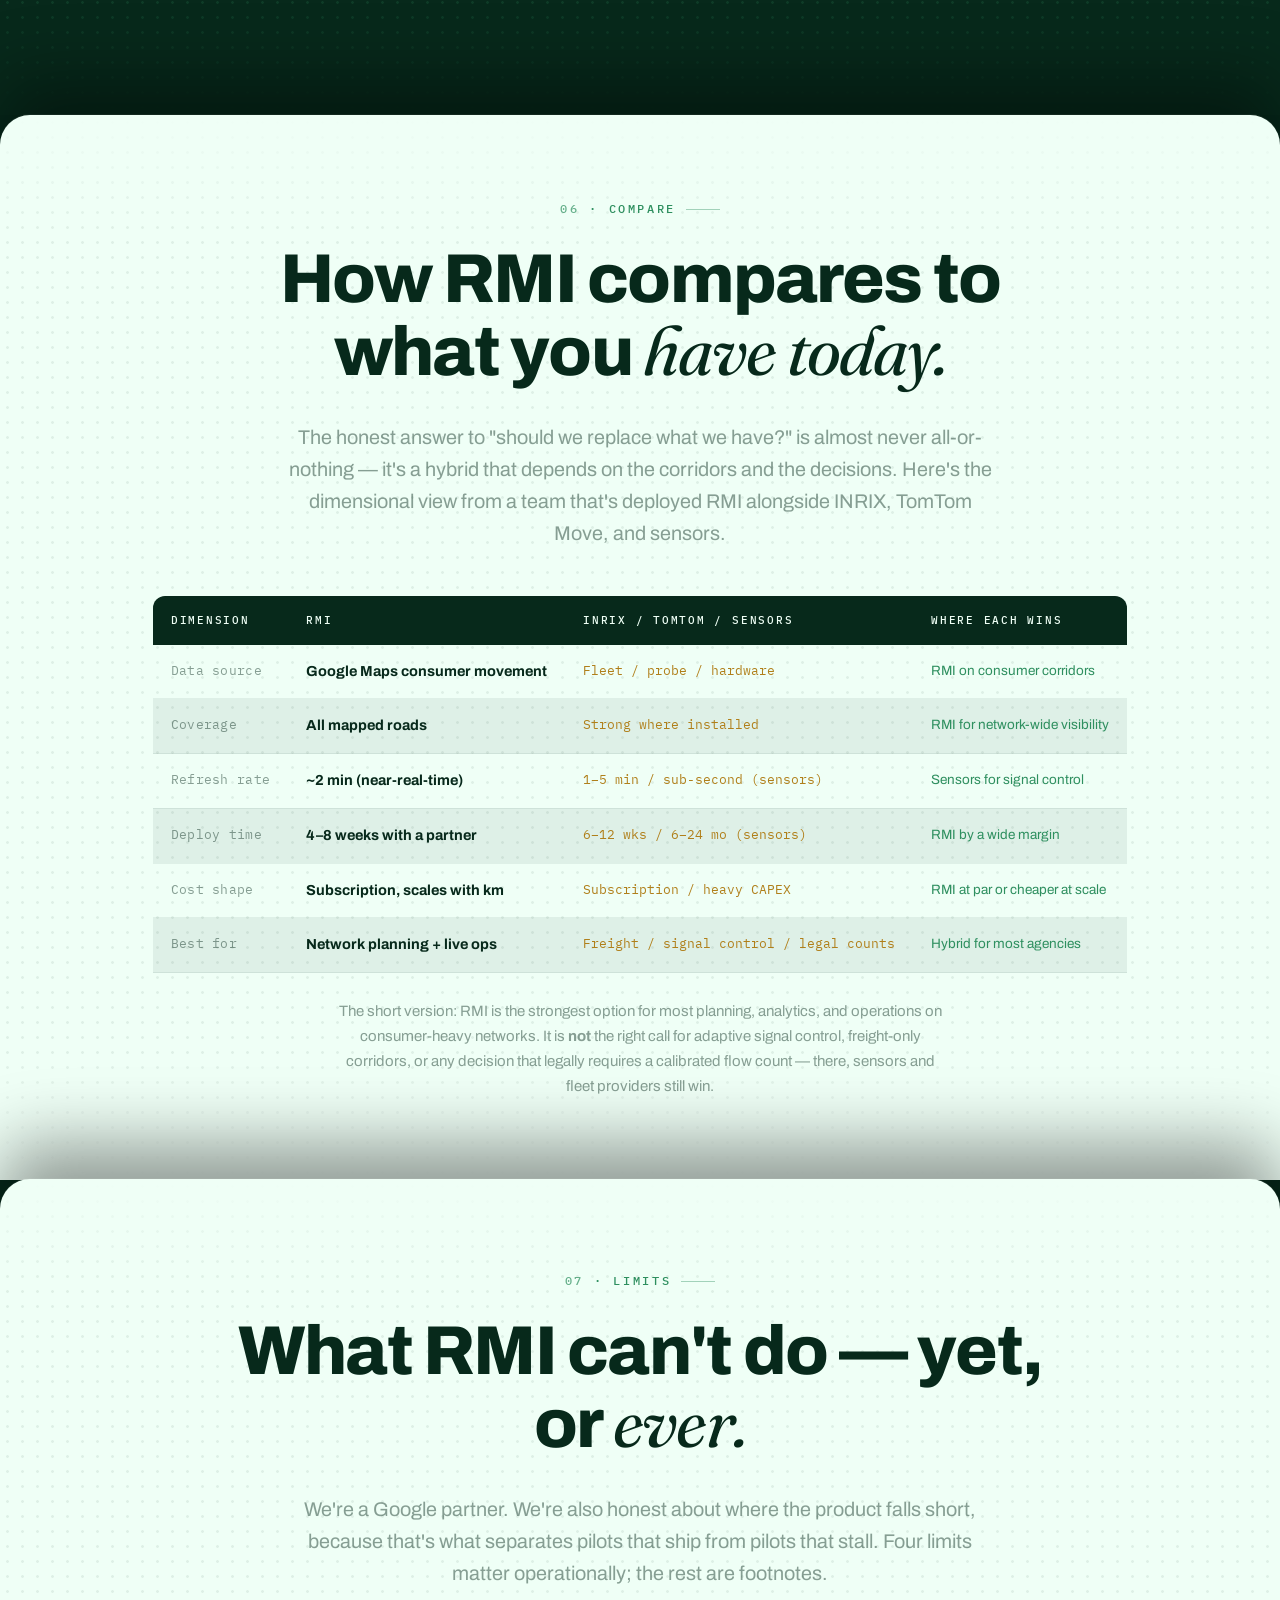
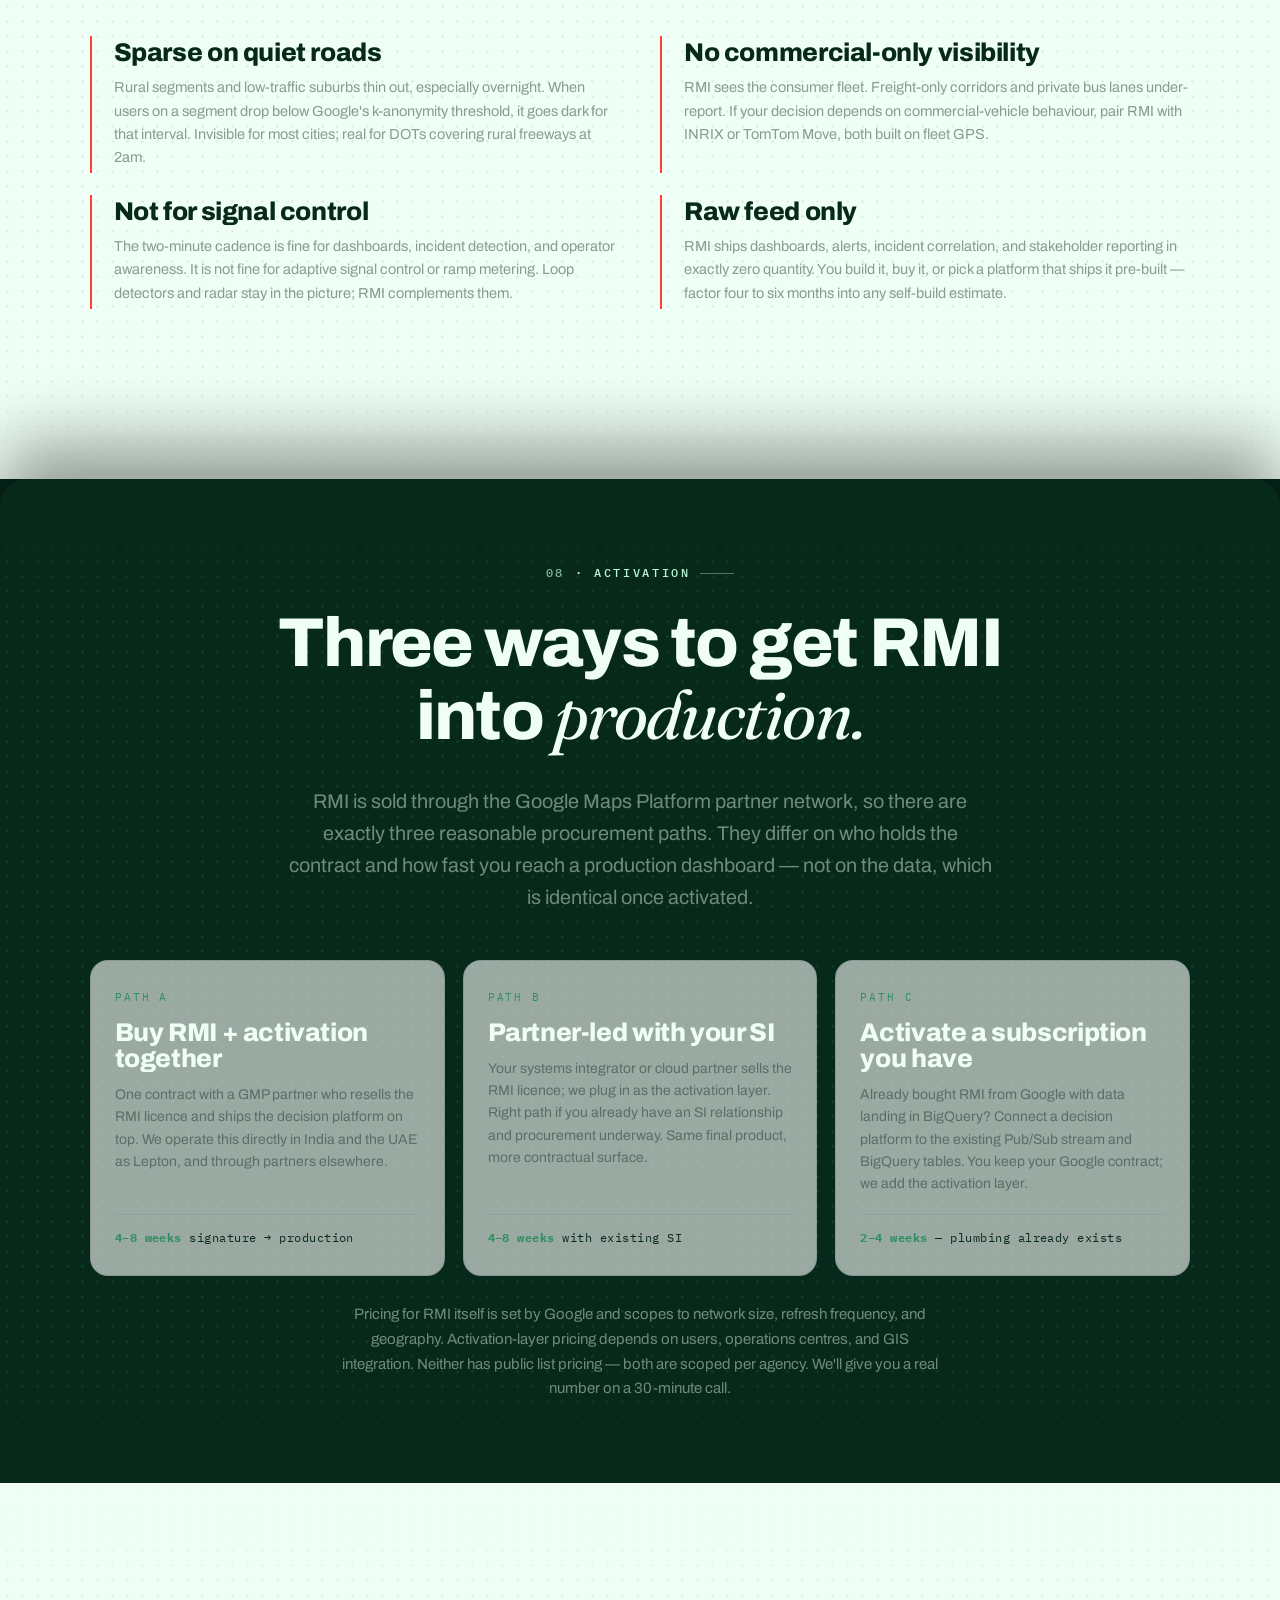
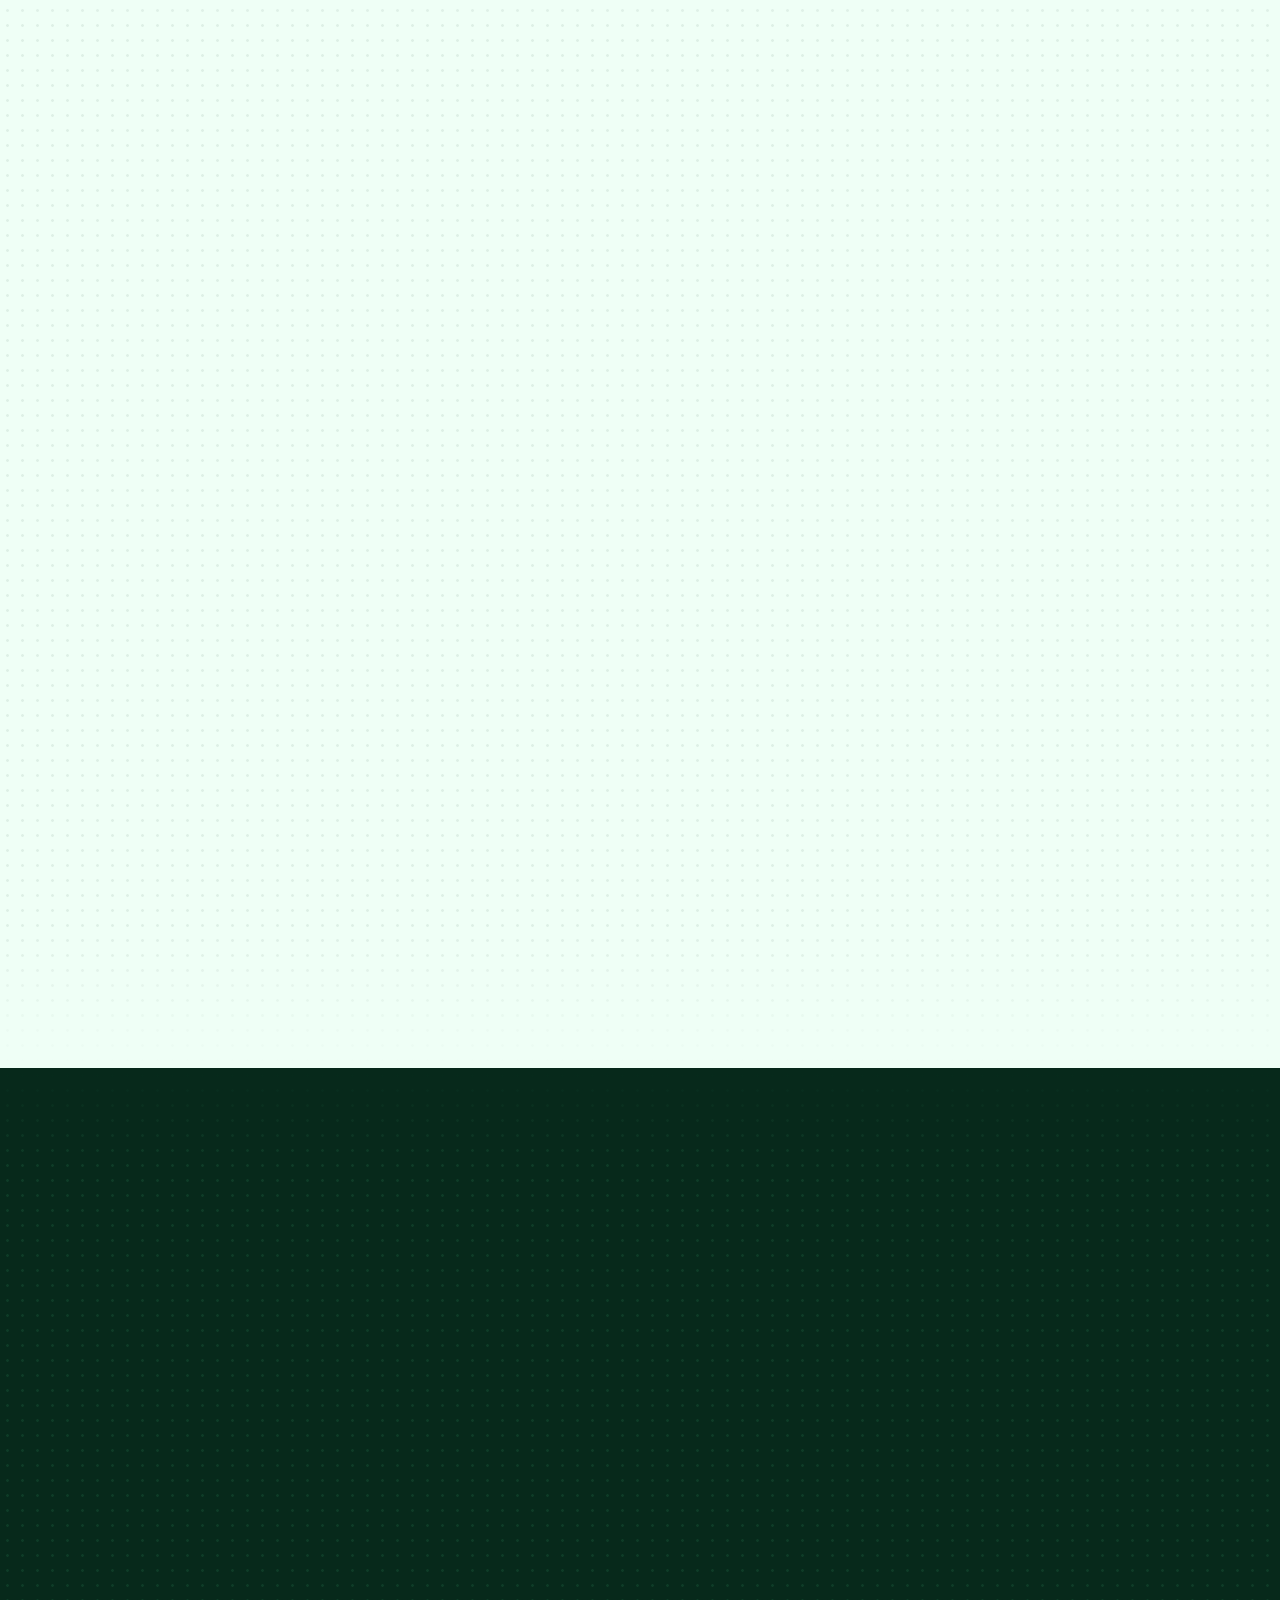
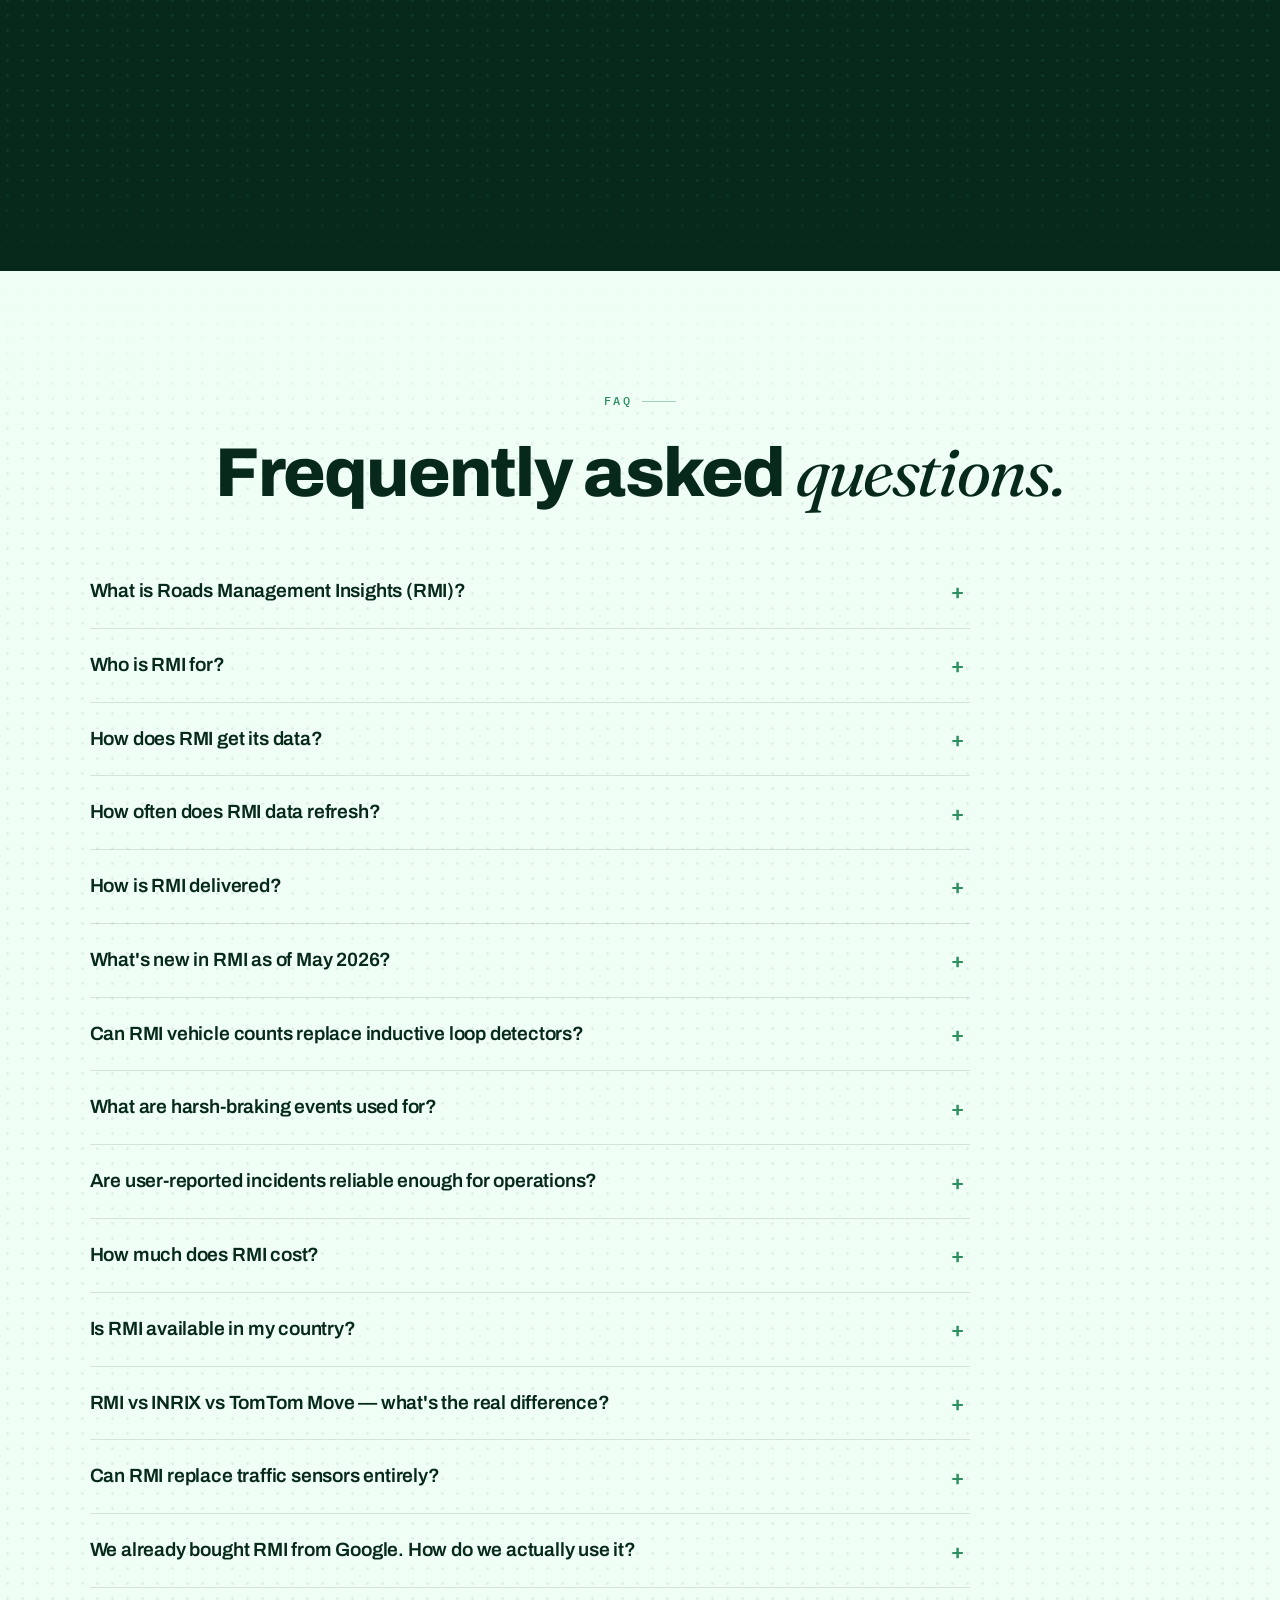
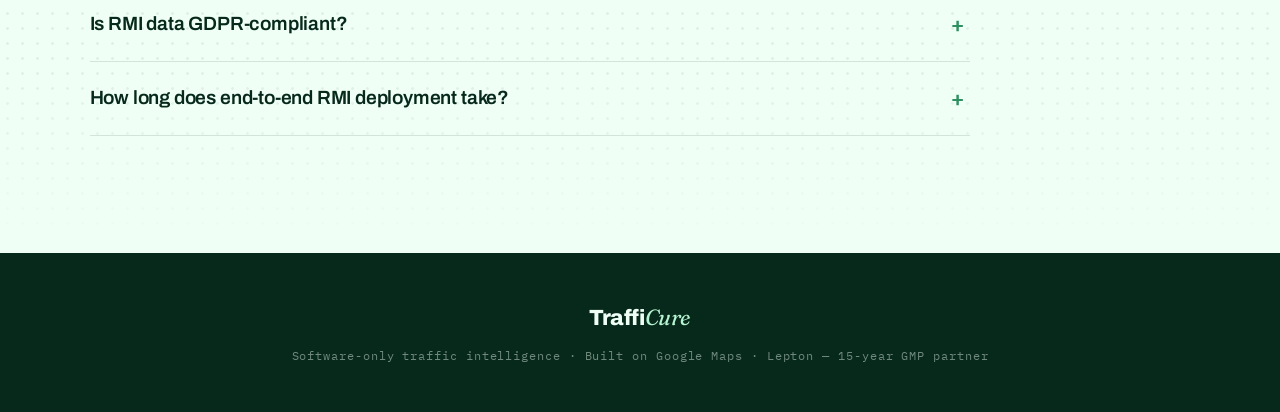
<file: rmi.html>
<!DOCTYPE html>
<html lang="en" class="anim">
<head>
<meta charset="UTF-8" />
<meta name="viewport" content="width=device-width, initial-scale=1" />
<title>Roads Management Insights — TraffiCure</title>
<meta name="description" content="Google's first public-sector traffic data product, explained by the partner who deploys it. What RMI is, what shipped this month, how it compares, and what eight months of deployments taught us." />
<link rel="preconnect" href="https://fonts.googleapis.com" />
<link rel="preconnect" href="https://fonts.gstatic.com" crossorigin />
<link href="https://fonts.googleapis.com/css2?family=Archivo:wght@500;600;700;800;900&family=IBM+Plex+Mono:wght@400;500;600&family=Fraunces:ital,opsz,wght@1,9..144,400;1,9..144,500&display=swap" rel="stylesheet" />
<style>
/* ============================================================
   TOKENS  (mirrors css/style.css)
   ============================================================ */
:root{
  --ink:#07291B;
  --paper:#EFFFF6;
  --pulse-hot:#EFFFF6;
  --pulse:#B8F5D2;
  --leaf:#2E8F5F;
  --ink-25:rgba(7,41,27,.25);
  --ink-45:rgba(7,41,27,.45);
  --ink-12:rgba(7,41,27,.12);
  --ink-07:rgba(7,41,27,.07);
  --paper-45:rgba(239,255,246,.45);
  --paper-20:rgba(239,255,246,.20);
  --paper-10:rgba(239,255,246,.10);
  --t-clear:#3DDC68;
  --t-slow:#FFC53D;
  --t-jam:#FF4136;
  --amber:#B07F1A;
  --f-disp:'Archivo',system-ui,sans-serif;
  --f-mono:'IBM Plex Mono',ui-monospace,monospace;
  --f-acc:'Fraunces',Georgia,serif;
}
*{box-sizing:border-box;margin:0;padding:0}
html{scroll-behavior:smooth;-webkit-text-size-adjust:100%}
body{
  font-family:var(--f-disp);
  background:var(--paper);
  color:var(--ink);
  line-height:1.5;
  overflow-x:hidden;
  -webkit-font-smoothing:antialiased;
}

/* ============================================================
   HALFTONE BACKDROP — duotone dot field per surface
   ============================================================ */
.sec{position:relative;padding:13vh clamp(20px,7vw,120px);overflow:hidden}
.sec > *{position:relative;z-index:2}
.sec::before{
  content:"";position:absolute;inset:0;z-index:0;
  background-image:radial-gradient(var(--dot,var(--ink-12)) 1px,transparent 1.7px);
  background-size:15px 15px;
  opacity:.6;
  -webkit-mask-image:linear-gradient(180deg,transparent,#000 12%,#000 88%,transparent);
          mask-image:linear-gradient(180deg,transparent,#000 12%,#000 88%,transparent);
}
.ink{background:var(--ink);color:var(--paper);--dot:rgba(46,143,95,.30)}
.paper{background:var(--paper);color:var(--ink);--dot:var(--ink-12)}
.ink a{color:var(--pulse)}

.wrap{max-width:1180px;margin:0 auto}

/* ============================================================
   SHARED TYPE
   ============================================================ */
.eyebrow{
  font-family:var(--f-mono);font-size:12px;font-weight:500;
  letter-spacing:.22em;text-transform:uppercase;
  display:inline-flex;align-items:center;gap:10px;
  color:var(--leaf);margin-bottom:26px;
}
.ink .eyebrow{color:var(--pulse)}
.eyebrow .num{color:inherit;opacity:.7}
.eyebrow::after{content:"";width:34px;height:1px;background:currentColor;opacity:.4}

h1,h2,h3{font-family:var(--f-disp);font-weight:800;letter-spacing:-.025em;line-height:1.02}
h1{font-size:clamp(46px,8vw,108px);font-weight:900}
h2{font-size:clamp(34px,5.4vw,76px);margin-bottom:.5em}
h3{font-size:clamp(20px,2vw,27px);letter-spacing:-.015em}
em,.acc{font-family:var(--f-acc);font-style:italic;font-weight:400}
.lede{font-size:clamp(17px,1.55vw,21px);max-width:62ch;line-height:1.62;color:var(--ink-45)}
.ink .lede{color:var(--paper-45)}
p.body{font-size:clamp(15px,1.15vw,17px);line-height:1.66;max-width:68ch;color:var(--ink-45);margin-left:auto;margin-right:auto;text-align:center}
.ink p.body{color:var(--paper-45)}
strong{font-weight:700;color:inherit}

/* ============================================================
   ORB — links back / floats; on this page it's "back to home"
   ============================================================ */
.orb{
  position:fixed;right:clamp(14px,2.4vw,34px);top:50%;transform:translateY(-50%);
  z-index:60;width:60px;height:60px;border-radius:50%;
  background:var(--ink);border:1px solid var(--leaf);cursor:pointer;
  display:grid;place-items:center;text-decoration:none;
  box-shadow:0 8px 30px rgba(7,41,27,.35);
  animation:bob 4.2s ease-in-out infinite;
}
.orb svg{width:30px;height:30px}
.orb::after{
  content:"";position:absolute;inset:-7px;border-radius:50%;
  border:1px solid var(--leaf);opacity:.5;animation:ring 2.6s ease-out infinite;
}
.orb .tip{
  position:absolute;right:74px;white-space:nowrap;
  font-family:var(--f-mono);font-size:10.5px;letter-spacing:.16em;text-transform:uppercase;
  color:var(--ink);background:var(--pulse);padding:6px 11px;border-radius:40px;
  opacity:0;transform:translateX(6px);transition:.25s;pointer-events:none;
}
.orb:hover .tip,.orb:focus-visible .tip{opacity:1;transform:translateX(0)}
@keyframes bob{0%,100%{transform:translateY(-50%)}50%{transform:translateY(calc(-50% - 7px))}}
@keyframes ring{0%{transform:scale(1);opacity:.5}100%{transform:scale(1.7);opacity:0}}

/* ============================================================
   BADGE / PILL
   ============================================================ */
.badge{
  display:inline-flex;align-items:center;gap:9px;
  font-family:var(--f-mono);font-size:11.5px;font-weight:500;letter-spacing:.18em;text-transform:uppercase;
  padding:8px 14px;border-radius:40px;border:1px solid var(--ink-25);color:var(--ink-45);
}
.ink .badge{border-color:var(--paper-20);color:var(--paper-45)}
.badge .dot{width:7px;height:7px;border-radius:50%;background:var(--t-clear);box-shadow:0 0 0 3px rgba(61,220,104,.2)}
.badge.live .dot{animation:blink 1.6s ease-in-out infinite}
@keyframes blink{0%,100%{opacity:1}50%{opacity:.3}}

/* ============================================================
   HERO
   ============================================================ */
.hero{min-height:96svh;display:flex;flex-direction:column;justify-content:center;align-items:center;text-align:center}
.hero .eyebrow{justify-content:center}
.hero h1{margin:.18em auto .32em;max-width:16ch}
.hero .lede{max-width:58ch;margin:0 auto 40px}
.cta-row{display:flex;flex-wrap:wrap;gap:14px;margin-bottom:46px;justify-content:center}
.btn{
  font-family:var(--f-mono);font-size:12.5px;font-weight:600;letter-spacing:.1em;text-transform:uppercase;
  padding:15px 24px;border-radius:40px;text-decoration:none;cursor:pointer;
  display:inline-flex;align-items:center;gap:10px;transition:.22s;border:1px solid transparent;
}
.btn-mint{background:var(--pulse);color:var(--ink)}
.btn-mint:hover{background:var(--pulse-hot);transform:translateY(-2px)}
.btn-ghost{background:transparent;color:var(--paper);border-color:var(--paper-20)}
.btn-ghost:hover{border-color:var(--pulse);color:var(--pulse)}
.paper .btn-ghost{color:var(--ink);border-color:var(--ink-25)}
.paper .btn-ghost:hover{border-color:var(--leaf);color:var(--leaf)}
.btn .arr{transition:transform .22s}
.btn:hover .arr{transform:translateX(4px)}

.ticks{display:flex;flex-wrap:wrap;gap:14px 30px;justify-content:center}
.tick{display:flex;align-items:center;gap:10px;font-family:var(--f-mono);font-size:12.5px;letter-spacing:.04em;color:var(--paper-45)}
.tick svg{width:16px;height:16px;color:var(--t-clear);flex:none}

/* ============================================================
   GENERIC SECTION HEAD
   ============================================================ */
.head{margin:0 auto 46px;text-align:center}
.head h2{max-width:20ch;margin-left:auto;margin-right:auto}
.head .eyebrow{justify-content:center}
.head .lede{max-width:64ch;margin:22px auto 0}

/* ============================================================
   03 — PRIMITIVE CARDS
   ============================================================ */
.grid3{display:grid;grid-template-columns:repeat(3,1fr);gap:18px}
.card{
  border:1px solid var(--paper-20);border-radius:18px;padding:30px 26px 32px;
  background:rgba(239,255,246,.03);position:relative;overflow:hidden;
}
.paper .card{border-color:var(--ink-12);background:rgba(255,255,255,.55)}
.card .k{font-family:var(--f-mono);font-size:11px;letter-spacing:.2em;text-transform:uppercase;color:var(--leaf);margin-bottom:18px}
.ink .card .k{color:var(--pulse)}
.card h3{margin-bottom:12px}
.card p{font-size:14.5px;line-height:1.62;color:var(--paper-45)}
.paper .card p{color:var(--ink-45)}
.card .pipe{
  font-family:var(--f-mono);font-size:11px;letter-spacing:.06em;color:var(--leaf);
  margin-top:18px;padding-top:16px;border-top:1px solid var(--paper-10);
}
.paper .card .pipe{border-top-color:var(--ink-07);color:var(--leaf)}

.pipeline-note{
  margin-top:24px;font-family:var(--f-mono);font-size:12.5px;letter-spacing:.04em;
  color:var(--paper-45);display:flex;flex-wrap:wrap;gap:10px;align-items:center;
}
.pipeline-note .step{padding:7px 13px;border:1px solid var(--paper-20);border-radius:40px}
.pipeline-note .to{opacity:.5}

/* ============================================================
   04 — NEW FEEDS
   ============================================================ */
.feed-grid{display:grid;grid-template-columns:repeat(3,1fr);gap:18px;margin-bottom:34px}
.feed{
  border:1px solid var(--ink-12);border-radius:18px;padding:28px 24px;background:rgba(255,255,255,.6);
}
.feed .meta{font-family:var(--f-mono);font-size:10.5px;letter-spacing:.16em;text-transform:uppercase;color:var(--leaf);margin-bottom:16px}
.feed h3{margin-bottom:8px}
.feed .tagline{font-family:var(--f-acc);font-style:italic;font-size:18px;color:var(--ink);margin-bottom:14px}
.feed p{font-size:14px;line-height:1.6;color:var(--ink-45)}

.timeline{display:flex;flex-direction:column;gap:0;margin-top:18px;border-top:1px dashed var(--ink-12);padding-top:14px}
.tl-row{display:grid;grid-template-columns:64px 1fr;gap:12px;align-items:center;padding:7px 0;font-family:var(--f-mono);font-size:12px}
.tl-row .t{color:var(--leaf);text-align:right}
.tl-row .e{color:var(--ink-45);display:flex;align-items:center;gap:9px}
.tl-row .e::before{content:"";width:7px;height:7px;border-radius:50%;background:var(--dotcol,var(--t-slow))}
.tl-row.acc .e::before{background:var(--t-jam)}
.tl-row.stop .e::before{background:var(--t-slow)}
.tl-row.clear .e::before{background:var(--t-clear)}
.tl-row.haz .e::before{background:var(--amber)}

.quote{
  margin:36px auto 0;border-left:3px solid var(--leaf);padding:6px 0 6px 26px;max-width:60ch;text-align:left;
}
.quote p{font-family:var(--f-acc);font-style:italic;font-size:clamp(20px,2.3vw,30px);line-height:1.35;color:var(--ink)}
.quote .cite{font-family:var(--f-mono);font-size:11.5px;letter-spacing:.12em;text-transform:uppercase;color:var(--ink-45);margin-top:16px}

/* ============================================================
   05 — CHANGES (ink)
   ============================================================ */
.changes{display:grid;grid-template-columns:1fr 1fr;gap:22px 40px;margin-top:10px}
.change{border-top:1px solid var(--paper-20);padding-top:20px}
.change h3{margin-bottom:12px;color:var(--pulse)}
.change h3 .lab{font-family:var(--f-acc);font-style:italic;color:var(--paper)}
.change p{font-size:15px;line-height:1.62;color:var(--paper-45)}

/* ============================================================
   06 — COMPARISON TABLE
   ============================================================ */
.tbl-scroll{overflow-x:auto;-webkit-overflow-scrolling:touch;margin-top:8px}
table.cmp{width:100%;border-collapse:collapse;min-width:680px;font-size:14.5px}
table.cmp th,table.cmp td{text-align:left;padding:16px 18px;vertical-align:top}
table.cmp thead th{
  font-family:var(--f-mono);font-size:11px;letter-spacing:.16em;text-transform:uppercase;
  background:var(--ink);color:var(--paper);font-weight:500;
}
table.cmp thead th:first-child{border-radius:12px 0 0 0}
table.cmp thead th:last-child{border-radius:0 12px 0 0}
table.cmp tbody tr:nth-child(even){background:var(--ink-07)}
table.cmp td.dim{font-family:var(--f-mono);font-size:13px;letter-spacing:.02em;color:var(--ink-45);white-space:nowrap}
table.cmp td.rmi{font-weight:700;color:var(--ink)}
table.cmp td.alt{font-family:var(--f-mono);font-size:13px;color:var(--amber)}
table.cmp td.win{font-size:13.5px;color:var(--leaf)}
table.cmp tbody tr{border-bottom:1px solid var(--ink-07)}

/* ============================================================
   07 — LIMITS
   ============================================================ */
.limits{display:grid;grid-template-columns:1fr 1fr;gap:22px 40px}
.limit{border-left:2px solid var(--t-jam);padding:4px 0 4px 22px}
.limit h3{margin-bottom:10px}
.limit p{font-size:14.5px;line-height:1.6;color:var(--ink-45)}

/* ============================================================
   08 — ACTIVATION PATHS
   ============================================================ */
.paths{display:grid;grid-template-columns:repeat(3,1fr);gap:18px;margin-bottom:26px}
.path{border:1px solid var(--ink-12);border-radius:18px;padding:28px 24px;background:rgba(255,255,255,.6);display:flex;flex-direction:column}
.path .p-k{font-family:var(--f-mono);font-size:11px;letter-spacing:.18em;text-transform:uppercase;color:var(--leaf);margin-bottom:14px}
.path h3{margin-bottom:12px}
.path p{font-size:14px;line-height:1.6;color:var(--ink-45);flex:1}
.path .speed{margin-top:18px;font-family:var(--f-mono);font-size:12px;letter-spacing:.04em;color:var(--ink);padding-top:14px;border-top:1px solid var(--ink-07)}
.path .speed b{color:var(--leaf)}

/* ============================================================
   09 — FIELD NOTES (ink)
   ============================================================ */
.notes{display:flex;flex-direction:column;gap:0}
.note{border-top:1px solid var(--paper-20);padding:26px 0;display:grid;grid-template-columns:54px 1fr;gap:22px}
.note .n{font-family:var(--f-mono);font-size:13px;color:var(--leaf)}
.note h3{margin-bottom:12px;color:var(--paper);max-width:30ch}
.note h3 em{color:var(--pulse)}
.note p{font-size:15px;line-height:1.62;color:var(--paper-45)}

/* ============================================================
   10 — CLOSER + CTA
   ============================================================ */
.closer{text-align:center}
.closer .eyebrow{justify-content:center}
.closer .lede{margin:22px auto 38px}
.closer h2{margin-left:auto;margin-right:auto}
.cta-band{text-align:left}
.cta-band{
  margin-top:40px;border:1px solid var(--ink-12);border-radius:22px;
  padding:clamp(30px,4vw,52px);background:rgba(255,255,255,.6);
  display:flex;flex-wrap:wrap;gap:22px;align-items:center;justify-content:space-between;
}
.cta-band .ct h3{margin-bottom:8px}
.cta-band .ct p{font-size:14.5px;color:var(--ink-45);max-width:46ch}

/* ============================================================
   FAQ
   ============================================================ */
.faq{display:flex;flex-direction:column;gap:0;max-width:880px;margin-top:8px}
details.q{border-bottom:1px solid var(--ink-12)}
details.q summary{
  list-style:none;cursor:pointer;padding:22px 44px 22px 0;position:relative;
  font-family:var(--f-disp);font-weight:600;font-size:clamp(16px,1.5vw,20px);letter-spacing:-.01em;
}
details.q summary::-webkit-details-marker{display:none}
details.q summary::after{
  content:"+";position:absolute;right:6px;top:50%;transform:translateY(-50%);
  font-family:var(--f-mono);font-size:22px;color:var(--leaf);transition:transform .25s;
}
details.q[open] summary::after{content:"–"}
details.q .a{padding:0 44px 24px 0;font-size:15px;line-height:1.66;color:var(--ink-45);max-width:72ch}

/* ============================================================
   FOOTER
   ============================================================ */
footer{background:var(--ink);color:var(--paper);padding:48px clamp(20px,7vw,120px);text-align:center}
footer .lockup{font-family:var(--f-disp);font-weight:800;font-size:22px;letter-spacing:-.02em}
footer .lockup em{font-family:var(--f-acc);font-style:italic;font-weight:400;color:var(--pulse)}
footer .meta{font-family:var(--f-mono);font-size:11.5px;letter-spacing:.08em;color:var(--paper-45);margin-top:12px}

/* ============================================================
   REVEAL
   ============================================================ */
html.anim .rv{opacity:0;transform:translateY(22px);transition:opacity .7s cubic-bezier(.2,.7,.2,1),transform .7s cubic-bezier(.2,.7,.2,1)}
html.anim .rv.in{opacity:1;transform:none}
html.anim .rv-d1{transition-delay:.08s}
html.anim .rv-d2{transition-delay:.16s}
html.anim .rv-d3{transition-delay:.24s}

/* ============================================================
   RESPONSIVE
   ============================================================ */
@media(max-width:900px){
  .grid3,.feed-grid,.paths{grid-template-columns:1fr}
  .changes,.limits{grid-template-columns:1fr}
  .orb{width:50px;height:50px}.orb svg{width:25px;height:25px}
}
@media(prefers-reduced-motion:reduce){
  html{scroll-behavior:auto}
  .orb,.orb::after,.badge.live .dot{animation:none}
  html.anim .rv{opacity:1;transform:none;transition:none}
}
/* ============================================================
   STACKING CARDS — panels pin and the previous recedes as the
   next slides up over it. Desktop + motion-ok only; otherwise
   normal document flow (no clipping on mobile / reduced-motion).
   ============================================================ */
@media (min-width:900px) and (prefers-reduced-motion:no-preference){
  body{background:var(--ink)}
  .stack-card{
    position:sticky;top:0;min-height:100svh;
    display:flex;flex-direction:column;justify-content:center;
    padding-top:9vh;padding-bottom:9vh;
    border-radius:30px 30px 0 0;overflow:hidden;
    transform-origin:50% 0;will-change:transform,filter;
    box-shadow:0 -1px 0 rgba(255,255,255,.06),0 -34px 70px rgba(0,0,0,.4);
  }
  .stack-card.hero{min-height:100svh}
}
</style>
</head>
<body>

<!-- ORB: returns to landing page -->
<a class="orb" href="index.html" aria-label="Back to TraffiCure home">
  <span class="tip">Back to home</span>
  <svg viewBox="0 0 24 24" fill="none" stroke="#B8F5D2" stroke-width="1.3">
    <circle cx="12" cy="12" r="9"/>
    <ellipse cx="12" cy="12" rx="9" ry="3.6"/>
    <ellipse cx="12" cy="12" rx="3.6" ry="9"/>
    <line x1="3" y1="12" x2="21" y2="12"/>
  </svg>
</a>

<!-- ============ HERO ============ -->
<header class="sec stack-card ink hero">
  <div class="wrap">
    <span class="eyebrow rv">01 · The complete guide</span>
    <h1 class="rv rv-d1">Roads Management <em>Insights.</em></h1>
    <p class="lede rv rv-d2">Google's first public-sector traffic data product, explained by the partner who deploys it — what RMI is, what shipped this month, how it stacks up against INRIX, TomTom Move, and sensors, and what eight months of real deployments have taught us.</p>
    <div class="cta-row rv rv-d2">
      <a class="btn btn-mint" href="#contact">Activate RMI for your city <span class="arr">→</span></a>
      <a class="btn btn-ghost" href="#product">How RMI works</a>
    </div>
    <div class="ticks rv rv-d3">
      <span class="tick"><svg viewBox="0 0 24 24" fill="none" stroke="currentColor" stroke-width="2.4"><path d="M5 13l4 4L19 7"/></svg>15-year Google Maps Platform partner</span>
      <span class="tick"><svg viewBox="0 0 24 24" fill="none" stroke="currentColor" stroke-width="2.4"><path d="M5 13l4 4L19 7"/></svg>Activates in 4 to 8 weeks</span>
      <span class="tick"><svg viewBox="0 0 24 24" fill="none" stroke="currentColor" stroke-width="2.4"><path d="M5 13l4 4L19 7"/></svg>Live in Pune, deploying globally</span>
    </div>
  </div>
</header>

<!-- ============ 02 BACKSTORY ============ -->
<section class="sec stack-card paper">
  <div class="wrap">
    <div class="head rv">
      <span class="eyebrow"><span class="num">02</span> · The backstory</span>
      <h2>Why Google opened the <em>vault</em> now.</h2>
    </div>
    <p class="body rv rv-d1" style="margin-bottom:18px">For eighteen years the most useful traffic dataset on the planet powered the blue, yellow, and red lines on a billion smartphones — but never reached the people running the roads themselves. Google Maps users contributed billions of movement signals every day; Google rendered them into colour-coded congestion for drivers; and the agencies responsible for the network couldn't see any of it directly.</p>
    <p class="body rv rv-d1" style="margin-bottom:18px">That changed on <strong>August 25, 2025</strong>. Google announced Roads Management Insights, a Google Maps Platform product purpose-built for public-sector road operators. The launch list was small but globally varied — Colorado DOT on the I-70 corridor, the toll operator Abertis in Spain, and the Greek research institute CERTH among the first to switch on. The data is the same data Google has refined for two decades. What's new is that road authorities can now use it directly.</p>
    <p class="body rv rv-d2">For TraffiCure, that's the foundation we've been waiting for. We've been a Google Maps Platform partner for fifteen years; RMI is the product that lets us bring Google's data to the cities and DOTs we work with, at a scale and price point nothing else in the market can match.</p>
  </div>
</section>

<!-- ============ 03 PRODUCT ============ -->
<section class="sec stack-card ink" id="product">
  <div class="wrap">
    <div class="head rv">
      <span class="eyebrow"><span class="num">03</span> · The product, plainly</span>
      <h2>Three primitives, <em>one pipeline.</em></h2>
      <p class="lede">RMI is a feed-style product, not a finished application. Three primitives feed one pipeline — and that distinction is the difference between a deployment that ships in eight weeks and one that drifts for eight months.</p>
    </div>
    <div class="grid3">
      <div class="card rv rv-d1">
        <div class="k">01 · Roads Selection API</div>
        <h3>Scope the network</h3>
        <p>Hand Google the network you care about — by polygon, GIS layer, or a list of highway designations — and everything downstream is scoped to it. Pricing scales with the size of the selection.</p>
        <div class="pipe">→ defines your road graph</div>
      </div>
      <div class="card rv rv-d2">
        <div class="k">02 · BigQuery historical</div>
        <h3>Travel-time patterns</h3>
        <p>Typical speeds and travel times by day-of-week and time-of-day, built from months of aggregated movement. The foundation for corridor studies, before/after analysis, and capacity planning.</p>
        <div class="pipe">→ the "what usually happens"</div>
      </div>
      <div class="card rv rv-d3">
        <div class="k">03 · Pub/Sub real-time</div>
        <h3>Near-real-time speeds</h3>
        <p>Current speeds per segment, refreshed about every two minutes. Powers live dashboards, incident detection, and dynamic re-routing. Not sub-second — so not for signal control — but fast enough for everything on a screen.</p>
        <div class="pipe">→ the "what is happening"</div>
      </div>
    </div>
    <p class="body rv rv-d2" style="margin-top:30px;color:var(--paper-45)"><strong style="color:var(--pulse)">What you don't get from Google:</strong> dashboards, alerts, incident correlation, stakeholder reports, or any user interface. RMI is plumbing. Everything operators actually see and act on is built by your team, a partner, or a platform like TraffiCure that ships those layers pre-built. Agencies that self-build the layer above routinely underestimate it — that's four to six months of focused engineering, even with a strong team.</p>
  </div>
</section>

<!-- ============ 04 BRAND NEW ============ -->
<section class="sec stack-card paper">
  <div class="wrap">
    <div class="head rv">
      <span class="badge live" style="margin-bottom:22px"><span class="dot"></span>Just shipped · May 2026</span>
      <h2>What Google added this <em>month.</em></h2>
      <p class="lede">In the first week of May 2026, Google extended RMI with three new experimental feeds. Each is meaningful alone. Stacked, they take RMI from a speed-and-travel-time service into something close to a full operational picture.</p>
    </div>
    <div class="feed-grid">
      <div class="feed rv rv-d1">
        <div class="meta">Vehicle counts · hourly</div>
        <h3>Counts without a sensor</h3>
        <p class="tagline">How many vehicles passed a point, every hour.</p>
        <p>Anonymized hourly vehicle counts per segment — for capacity studies, signal-cycle tuning, and before/after analysis that used to need a roadside sensor.</p>
      </div>
      <div class="feed rv rv-d2">
        <div class="meta">Harsh-braking · point data</div>
        <h3>The safety signal nobody else has</h3>
        <p class="tagline">Risk you can see before the crashes.</p>
        <p>Anonymized harsh-braking events at intersection scale — the first proxy for road-design risk at network scale, visible without new instrumentation, ahead of the crash data that follows.</p>
      </div>
      <div class="feed rv rv-d3">
        <div class="meta">User-reported incidents</div>
        <h3>The crowd as your incident feed</h3>
        <p class="tagline">Higher recall than cameras.</p>
        <p>The same accident, hazard, and stopped-vehicle reports Maps users submit in-app, now piped to your operations centre — faster than call-centre workflows.</p>
        <div class="timeline">
          <div class="tl-row acc"><span class="t">2m</span><span class="e">Accident reported</span></div>
          <div class="tl-row stop"><span class="t">11m</span><span class="e">Stopped vehicle</span></div>
          <div class="tl-row clear"><span class="t">18m</span><span class="e">Cleared</span></div>
          <div class="tl-row haz"><span class="t">23m</span><span class="e">Hazard · debris</span></div>
        </div>
      </div>
    </div>
    <div class="quote rv rv-d1">
      <p>"The biggest unlock is simulation. Until this month, RMI gave us the 'what is happening.' Now we can model the 'what if.'"</p>
      <div class="cite">— Field notes, Section 09 · on the May 2026 release</div>
    </div>
  </div>
</section>

<!-- ============ 05 WHAT CHANGES ============ -->
<section class="sec stack-card ink">
  <div class="wrap">
    <div class="head rv">
      <span class="eyebrow"><span class="num">05</span> · What changes</span>
      <h2>What RMI changes for the people who <em>run the roads.</em></h2>
    </div>
    <div class="changes">
      <div class="change rv rv-d1">
        <h3><span class="lab">It changes</span> what you see.</h3>
        <p>Most cities saw the 3% of network covered by cameras and maybe 15% by Bluetooth detectors. The other 80%+ was operationally invisible. RMI fills almost all of it, almost immediately, with no hardware to install.</p>
      </div>
      <div class="change rv rv-d1">
        <h3><span class="lab">It changes</span> how fast you know.</h3>
        <p>The old incident workflow — citizen calls, centre logs, unit dispatched, unit reports back — takes 15 to 90 minutes. RMI compresses the first half: the network itself tells you something is wrong in roughly two minutes.</p>
      </div>
      <div class="change rv rv-d2">
        <h3><span class="lab">It changes</span> what you can argue for.</h3>
        <p>Before/after corridor performance becomes legible in days, not quarters. A signal retiming, a one-way conversion, a bus-lane experiment — each one becomes evidence. That changes which projects get funded and which get killed.</p>
      </div>
      <div class="change rv rv-d2">
        <h3><span class="lab">It changes</span> what you can answer.</h3>
        <p>"Is traffic getting better or worse?" Until RMI the honest answer was "we don't know at that granularity." Now it's yes or no — by corridor, by hour, by week. That's a different kind of agency than most departments are used to.</p>
      </div>
    </div>
  </div>
</section>

<!-- ============ 06 COMPARE ============ -->
<section class="sec stack-card paper">
  <div class="wrap">
    <div class="head rv">
      <span class="eyebrow"><span class="num">06</span> · Compare</span>
      <h2>How RMI compares to what you <em>have today.</em></h2>
      <p class="lede">The honest answer to "should we replace what we have?" is almost never all-or-nothing — it's a hybrid that depends on the corridors and the decisions. Here's the dimensional view from a team that's deployed RMI alongside INRIX, TomTom Move, and sensors.</p>
    </div>
    <div class="tbl-scroll rv rv-d1">
      <table class="cmp">
        <thead>
          <tr><th>Dimension</th><th>RMI</th><th>INRIX / TomTom / Sensors</th><th>Where each wins</th></tr>
        </thead>
        <tbody>
          <tr><td class="dim">Data source</td><td class="rmi">Google Maps consumer movement</td><td class="alt">Fleet / probe / hardware</td><td class="win">RMI on consumer corridors</td></tr>
          <tr><td class="dim">Coverage</td><td class="rmi">All mapped roads</td><td class="alt">Strong where installed</td><td class="win">RMI for network-wide visibility</td></tr>
          <tr><td class="dim">Refresh rate</td><td class="rmi">~2 min (near-real-time)</td><td class="alt">1–5 min / sub-second (sensors)</td><td class="win">Sensors for signal control</td></tr>
          <tr><td class="dim">Deploy time</td><td class="rmi">4–8 weeks with a partner</td><td class="alt">6–12 wks / 6–24 mo (sensors)</td><td class="win">RMI by a wide margin</td></tr>
          <tr><td class="dim">Cost shape</td><td class="rmi">Subscription, scales with km</td><td class="alt">Subscription / heavy CAPEX</td><td class="win">RMI at par or cheaper at scale</td></tr>
          <tr><td class="dim">Best for</td><td class="rmi">Network planning + live ops</td><td class="alt">Freight / signal control / legal counts</td><td class="win">Hybrid for most agencies</td></tr>
        </tbody>
      </table>
    </div>
    <p class="body rv rv-d2" style="margin-top:26px">The short version: RMI is the strongest option for most planning, analytics, and operations on consumer-heavy networks. It is <strong>not</strong> the right call for adaptive signal control, freight-only corridors, or any decision that legally requires a calibrated flow count — there, sensors and fleet providers still win.</p>
  </div>
</section>

<!-- ============ 07 LIMITS ============ -->
<section class="sec stack-card paper" style="padding-top:0">
  <div class="wrap">
    <div class="head rv">
      <span class="eyebrow"><span class="num">07</span> · Limits</span>
      <h2>What RMI can't do — yet, or <em>ever.</em></h2>
      <p class="lede">We're a Google partner. We're also honest about where the product falls short, because that's what separates pilots that ship from pilots that stall. Four limits matter operationally; the rest are footnotes.</p>
    </div>
    <div class="limits">
      <div class="limit rv rv-d1">
        <h3>Sparse on quiet roads</h3>
        <p>Rural segments and low-traffic suburbs thin out, especially overnight. When users on a segment drop below Google's k-anonymity threshold, it goes dark for that interval. Invisible for most cities; real for DOTs covering rural freeways at 2am.</p>
      </div>
      <div class="limit rv rv-d1">
        <h3>No commercial-only visibility</h3>
        <p>RMI sees the consumer fleet. Freight-only corridors and private bus lanes under-report. If your decision depends on commercial-vehicle behaviour, pair RMI with INRIX or TomTom Move, both built on fleet GPS.</p>
      </div>
      <div class="limit rv rv-d2">
        <h3>Not for signal control</h3>
        <p>The two-minute cadence is fine for dashboards, incident detection, and operator awareness. It is not fine for adaptive signal control or ramp metering. Loop detectors and radar stay in the picture; RMI complements them.</p>
      </div>
      <div class="limit rv rv-d2">
        <h3>Raw feed only</h3>
        <p>RMI ships dashboards, alerts, incident correlation, and stakeholder reporting in exactly zero quantity. You build it, buy it, or pick a platform that ships it pre-built — factor four to six months into any self-build estimate.</p>
      </div>
    </div>
  </div>
</section>

<!-- ============ 08 ACTIVATION ============ -->
<section class="sec stack-card ink">
  <div class="wrap">
    <div class="head rv">
      <span class="eyebrow"><span class="num">08</span> · Activation</span>
      <h2>Three ways to get RMI into <em>production.</em></h2>
      <p class="lede">RMI is sold through the Google Maps Platform partner network, so there are exactly three reasonable procurement paths. They differ on who holds the contract and how fast you reach a production dashboard — not on the data, which is identical once activated.</p>
    </div>
    <div class="paths">
      <div class="path rv rv-d1">
        <div class="p-k">Path A</div>
        <h3>Buy RMI + activation together</h3>
        <p>One contract with a GMP partner who resells the RMI licence and ships the decision platform on top. We operate this directly in India and the UAE as Lepton, and through partners elsewhere.</p>
        <div class="speed"><b>4–8 weeks</b> signature → production</div>
      </div>
      <div class="path rv rv-d2">
        <div class="p-k">Path B</div>
        <h3>Partner-led with your SI</h3>
        <p>Your systems integrator or cloud partner sells the RMI licence; we plug in as the activation layer. Right path if you already have an SI relationship and procurement underway. Same final product, more contractual surface.</p>
        <div class="speed"><b>4–8 weeks</b> with existing SI</div>
      </div>
      <div class="path rv rv-d3">
        <div class="p-k">Path C</div>
        <h3>Activate a subscription you have</h3>
        <p>Already bought RMI from Google with data landing in BigQuery? Connect a decision platform to the existing Pub/Sub stream and BigQuery tables. You keep your Google contract; we add the activation layer.</p>
        <div class="speed"><b>2–4 weeks</b> — plumbing already exists</div>
      </div>
    </div>
    <p class="body" style="color:var(--paper-45)">Pricing for RMI itself is set by Google and scopes to network size, refresh frequency, and geography. Activation-layer pricing depends on users, operations centres, and GIS integration. Neither has public list pricing — both are scoped per agency. We'll give you a real number on a 30-minute call.</p>
  </div>
</section>

<!-- ============ 09 FROM THE FIELD ============ -->
<section class="sec paper">
  <div class="wrap">
    <div class="head rv">
      <span class="eyebrow"><span class="num">09</span> · From the field</span>
      <h2 style="color:var(--ink)">What eight months of deployments <em>taught us.</em></h2>
    </div>
    <div class="notes" style="--paper-20:var(--ink-12)">
      <div class="note rv rv-d1" style="border-top-color:var(--ink-12)">
        <div class="n">01</div>
        <div>
          <h3 style="color:var(--ink)">The dashboards everyone needs look the same. <em style="color:var(--leaf)">The logic underneath doesn't.</em></h3>
          <p style="color:var(--ink-45)">Across cities of wildly different size, the first three dashboards are nearly identical: live network speed map, incident-feed timeline, "is this worse than yesterday" corridor view. Those are packageable. The alert logic and metrics underneath — which corridors, which thresholds, how alerts route — must be tuned per city. That's the work that turns a generic product into something a city uses daily.</p>
        </div>
      </div>
      <div class="note rv rv-d1" style="border-top-color:var(--ink-12)">
        <div class="n">02</div>
        <div>
          <h3 style="color:var(--ink)">Real-time adoption was <em style="color:var(--leaf)">the surprise.</em></h3>
          <p style="color:var(--ink-45)">We expected planners to be the heaviest users. Instead, cities adopt RMI fastest for live operations — for the first time they have a network-wide layer of what's happening right now. That shifts the control room from reactive to proactive. Once a room has watched the network move in real time for a week, going back isn't an option anyone wants.</p>
        </div>
      </div>
      <div class="note rv rv-d2" style="border-top-color:var(--ink-12)">
        <div class="n">03</div>
        <div>
          <h3 style="color:var(--ink)">"Before and after" is the highest-value use case <em style="color:var(--leaf)">nobody talks about.</em></h3>
          <p style="color:var(--ink-45)">Every authority has at least one signal retiming or geometric change they argued about for months. Once RMI is live, that argument resolves in a week, with evidence. That single use case has paid for the deployment in three of our four enterprise contracts so far.</p>
        </div>
      </div>
      <div class="note rv rv-d2" style="border-top-color:var(--ink-12)">
        <div class="n">04</div>
        <div>
          <h3 style="color:var(--ink)">The biggest May 2026 unlock is <em style="color:var(--leaf)">simulation.</em></h3>
          <p style="color:var(--ink-45)">RMI gave us "what is happening" and "what usually happens." With vehicle counts and the new incident feeds, we can build genuine simulation and forecasting on the same pipeline: capacity scenarios, signal-cycle what-ifs, incident-response predictions, network-wide impact studies. The layer cities have asked for since the beginning — possible the day Google shipped these feeds.</p>
        </div>
      </div>
    </div>
  </div>
</section>

<!-- ============ 10 CLOSER + CTA ============ -->
<section class="sec ink closer" id="contact">
  <div class="wrap">
    <span class="eyebrow rv"><span class="num">10</span> · The shape of the next year</span>
    <h2 class="rv rv-d1">RMI becomes <em>load-bearing.</em></h2>
    <p class="lede rv rv-d1">The most likely thing over the next twelve months is that RMI becomes infrastructure for cities and DOTs the way Google Maps became infrastructure for navigation. Once an authority has watched the network move in real time for a quarter, paying a third party for data it never owned starts to feel anachronistic. The teams that move first spend the year learning to ask better questions. The teams that wait spend it wondering whether to switch.</p>
    <div class="cta-band rv rv-d2" style="--ink-12:var(--paper-20);background:rgba(239,255,246,.04)">
      <div class="ct">
        <h3 style="color:var(--paper)">Activating RMI for your city or DOT?</h3>
        <p style="color:var(--paper-45)">We'll bring a working dashboard with your road network loaded — built live on the call.</p>
      </div>
      <a class="btn btn-mint" href="#">Book a 30-min demo <span class="arr">→</span></a>
    </div>
  </div>
</section>

<!-- ============ FAQ ============ -->
<section class="sec paper">
  <div class="wrap">
    <div class="head rv">
      <span class="eyebrow">FAQ</span>
      <h2>Frequently asked <em>questions.</em></h2>
    </div>
    <div class="faq rv rv-d1">
      <details class="q"><summary>What is Roads Management Insights (RMI)?</summary><div class="a">A Google Maps Platform product launched on August 25, 2025 that gives public-sector road operators access to anonymized, aggregated traffic data from Google Maps. It delivers historical travel-time patterns and near-real-time speed intervals through BigQuery, Pub/Sub, and the Roads Selection API.</div></details>
      <details class="q"><summary>Who is RMI for?</summary><div class="a">Government road operators: state DOTs, municipal traffic departments, regional planning organizations, toll authorities, and public utilities. It is not designed for private fleets, logistics operators, or consumer apps. Named early adopters include Colorado DOT, Abertis (Spain), and CERTH (Greece).</div></details>
      <details class="q"><summary>How does RMI get its data?</summary><div class="a">It aggregates anonymized movement signals from Google Maps users driving the roads you select. Outputs are speed and travel-time aggregates at the road-segment level, with no personal data exposed. Google applies k-anonymity thresholds before any data leaves the platform.</div></details>
      <details class="q"><summary>How often does RMI data refresh?</summary><div class="a">Near-real-time speed data updates approximately every 2 minutes; historical patterns update on a rolling basis. In our deployments the 2-minute cadence holds consistently during peak hours, with occasional lag on low-volume rural segments.</div></details>
      <details class="q"><summary>How is RMI delivered?</summary><div class="a">Through three channels: the Roads Selection API (define your network), BigQuery tables (historical and batch), and Pub/Sub streams (real-time). It is not a finished dashboard product — agencies build or buy a visualization and decision layer on top.</div></details>
      <details class="q"><summary>What's new in RMI as of May 2026?</summary><div class="a">Three experimental feeds added in the first week of May 2026: anonymized vehicle counts per segment, harsh-braking event clusters at intersection scale, and crowdsourced incident reports from Maps users. All three are flagged experimental; schemas may shift before general availability.</div></details>
      <details class="q"><summary>Can RMI vehicle counts replace inductive loop detectors?</summary><div class="a">For planning, capacity studies, and signal-cycle analysis, RMI counts can replace most loop-detector deployments. For signal-control loops, tolling enforcement, and legally-required calibrated flow measurement, sensors remain necessary. The realistic pattern is hybrid.</div></details>
      <details class="q"><summary>What are harsh-braking events used for?</summary><div class="a">Clusters surface intersections where drivers repeatedly slam on the brakes — a strong proxy for road-design risk. Cities use them for proactive safety remediation, before the matching crashes show up in police data. It's the first sub-network safety signal that needs no new instrumentation.</div></details>
      <details class="q"><summary>Are user-reported incidents reliable enough for operations?</summary><div class="a">Recall is far higher than CCTV-based detection because the user network is millions of times denser. Precision needs light validation; most platforms cross-check against the speed feed. We've found the combined signal more useful than CCTV alone within the first two weeks of any deployment.</div></details>
      <details class="q"><summary>How much does RMI cost?</summary><div class="a">Google has not published public list pricing. It's scoped per agency based on road-network size, refresh frequency, and data volume, negotiated through Google Maps Platform partners. As a 15-year GMP partner and reseller in India and UAE, Lepton can provide a scoped quote on request.</div></details>
      <details class="q"><summary>Is RMI available in my country?</summary><div class="a">It's available globally wherever Google Maps has consumer movement data — most of North America, Europe, the Middle East, and major Asian markets. Density varies by region; urban areas perform strongest. In India and UAE, Lepton sells RMI directly as an authorized reseller.</div></details>
      <details class="q"><summary>RMI vs INRIX vs TomTom Move — what's the real difference?</summary><div class="a">RMI uses Google Maps consumer movement data with deep coverage on consumer-heavy corridors and a ~2-minute refresh. INRIX and TomTom Move use fleet, GPS, and probe data, often stronger on commercial-only routes. RMI is typically more cost-effective for networks over 5,000 km.</div></details>
      <details class="q"><summary>Can RMI replace traffic sensors entirely?</summary><div class="a">For most planning and corridor analytics, RMI can replace or significantly reduce sensor dependency. For signal control, tolling, and legally-required flow measurement, sensors remain necessary.</div></details>
      <details class="q"><summary>We already bought RMI from Google. How do we actually use it?</summary><div class="a">With an active subscription, the fastest path to value is activation. TraffiCure plugs into your existing BigQuery project and Pub/Sub streams and ships pre-built dashboards, alerting, and incident workflows in 2 to 4 weeks. You keep your Google contract; we add the activation layer.</div></details>
      <details class="q"><summary>Is RMI data GDPR-compliant?</summary><div class="a">RMI outputs contain no personally identifiable information. All data is aggregated at the road-segment level with k-anonymity thresholds applied by Google. The product is designed to meet GDPR, India's DPDP Act, and comparable regimes. Agencies remain data controllers for downstream use; Google is a processor.</div></details>
      <details class="q"><summary>How long does end-to-end RMI deployment take?</summary><div class="a">Core onboarding (contract, Roads Selection API, first BigQuery data) typically takes 2 to 4 weeks with a GMP partner. Full activation with a decision platform like TraffiCure adds another 2 to 4 weeks — a total of 4 to 8 weeks from signature to production use.</div></details>
    </div>
  </div>
</section>

<footer>
  <div class="lockup">Traffi<em>Cure</em></div>
  <div class="meta">Software-only traffic intelligence · Built on Google Maps · Lepton — 15-year GMP partner</div>
</footer>

<script>
(function(){
  var reduce = window.matchMedia && window.matchMedia('(prefers-reduced-motion: reduce)').matches;
  if(reduce){ document.documentElement.classList.remove('anim'); return; }
  var io = new IntersectionObserver(function(entries){
    entries.forEach(function(e){
      if(e.isIntersecting){ e.target.classList.add('in'); io.unobserve(e.target); }
    });
  }, {threshold:0.12, rootMargin:'0px 0px -8% 0px'});
  document.querySelectorAll('.rv').forEach(function(el){ io.observe(el); });
})();
</script>
<script>
/* Stacking-cards recede: as the next panel slides up over the current
   one, scale + dim + nudge the current panel back. Desktop + motion-ok. */
(function(){
  var mqW = window.matchMedia('(min-width:900px)');
  var mqR = window.matchMedia('(prefers-reduced-motion: reduce)');
  var cards = [].slice.call(document.querySelectorAll('.stack-card'));
  if(!cards.length) return;
  var ticking = false;
  function active(){ return mqW.matches && !mqR.matches; }
  function frame(){
    ticking = false;
    if(!active()){ cards.forEach(function(c){ c.style.transform=''; c.style.filter=''; }); return; }
    var vh = window.innerHeight;
    for(var i=0;i<cards.length;i++){
      var next = cards[i+1], p = 0;
      if(next){
        var nt = next.getBoundingClientRect().top;
        p = 1 - Math.min(Math.max(nt / vh, 0), 1);   /* 0 → covered:1 */
      }
      var e = p<0?0:p>1?1:p;
      var scale = 1 - 0.055 * e;
      var ty    = -24 * e;
      cards[i].style.transform = 'translateY(' + ty + 'px) scale(' + scale + ')';
      cards[i].style.filter    = 'brightness(' + (1 - 0.5 * e) + ')';
    }
  }
  function onScroll(){ if(!ticking){ ticking = true; requestAnimationFrame(frame); } }
  window.addEventListener('scroll', onScroll, {passive:true});
  window.addEventListener('resize', onScroll);
  if(mqW.addEventListener){ mqW.addEventListener('change', onScroll); mqR.addEventListener('change', onScroll); }
  frame();
})();
</script>
<script src="js/page-transition.js"></script>
</body>
</html>
</file>
<file: css/style.css>
:root{
    --ink:    #07291B;
    --pulse:  #B8F5D2;
    --pulse-hot: #EFFFF6;
  }
  *{ margin:0; padding:0; box-sizing:border-box; }
  html{ scroll-behavior:smooth; }
  html,body{ background:var(--ink); }
  body{ font-family:'Archivo', sans-serif; color:var(--pulse-hot); }

  #halftone{ position:fixed; inset:0; width:100%; height:100%; display:block; cursor:crosshair; }

  .ui{ position:relative; z-index:1; height:100svh; pointer-events:none; display:flex; flex-direction:column; justify-content:space-between; }
  .rule{ position:absolute; top:0; bottom:0; width:1px; background:var(--pulse); opacity:.22; }
  .rule.r1{ left:50%; }
  .rule.r2{ left:75%; }

  header{ display:flex; justify-content:space-between; align-items:flex-start; padding:28px 32px; }
  .brand{
    pointer-events:auto;
    display:flex; align-items:center; gap:12px;
    background:var(--pulse); color:var(--ink);
    font-family:'IBM Plex Mono', monospace; font-size:12px; font-weight:500;
    letter-spacing:.18em; padding:12px 18px;
  }
  .brand svg{ width:18px; height:18px; }

  /* ===== orb nav: floating globe -> radial disk ===== */
  .orb{
    position:fixed; right:24px; top:50%; z-index:60;
    width:62px; height:62px; border-radius:50%;
    background:var(--ink); color:var(--pulse-hot);
    border:1px solid var(--pulse);
    display:grid; place-items:center; cursor:pointer; padding:0;
    transform:translateY(-50%);
    transition:transform .35s cubic-bezier(.22,.8,.24,1), opacity .3s ease;
  }
  .orb svg{ width:30px; height:30px; display:block; }
  .orb::after{
    content:''; position:absolute; inset:-1px; border-radius:50%;
    border:1px solid var(--pulse); opacity:0;
  }
  .anim .orb{ animation:orbBob 4.8s ease-in-out infinite; }
  .anim .orb::after{ animation:orbPing 3.2s ease-out infinite; }
  @keyframes orbBob{
    0%,100%{ transform:translateY(-50%); }
    50%    { transform:translateY(calc(-50% - 9px)); }
  }
  @keyframes orbPing{
    0%  { transform:scale(1);    opacity:.55; }
    70% { transform:scale(1.55); opacity:0; }
    100%{ transform:scale(1.55); opacity:0; }
  }
  .orb:hover{ background:var(--leaf); }
  .orb:focus-visible{ outline:1.5px solid var(--pulse-hot); outline-offset:3px; }
  body.nav-open .orb{ opacity:0; pointer-events:none; animation:none; transform:translateY(-50%) scale(.5); }

  .nav-wrap{ position:fixed; inset:0; z-index:55; }
  .nav-veil{
    position:absolute; inset:0; background:rgba(7,41,27,.45);
    opacity:0; transition:opacity .4s ease;
  }
  .nav-wrap.open .nav-veil{ opacity:1; }
  .nav-disk{
    position:absolute; top:50%; right:0;
    border-radius:50%;
    background:#0B3829;
    background-image:radial-gradient(rgba(184,245,210,.15) 1px, transparent 1.3px);
    background-size:14px 14px;
    border:1px solid var(--pulse);
    box-shadow:0 0 0 1px rgba(7,41,27,.4), 0 24px 80px rgba(7,41,27,.45);
    transform:translate(50%,-50%) scale(0);
    transition:transform .55s cubic-bezier(.22,.9,.26,1.04);
  }
  .nav-disk::before, .nav-disk::after{
    content:''; position:absolute; border-radius:50%;
    border:1px solid rgba(184,245,210,.18); pointer-events:none;
  }
  .nav-disk::before{ inset:11%; }
  .nav-disk::after{ inset:30%; }
  .nav-wrap.open .nav-disk{ transform:translate(50%,-50%) scale(1); }
  .nav-ring{ list-style:none; }
  .nav-ring a{
    position:absolute; transform:translate(-50%,-50%) translateX(26px);
    font-family:'IBM Plex Mono', monospace; font-size:13px; font-weight:500;
    letter-spacing:.16em; white-space:nowrap; text-decoration:none;
    color:var(--pulse-hot); padding:10px 16px;
    opacity:0;
    transition:opacity .35s ease calc(.16s + var(--i)*.045s),
               transform .45s cubic-bezier(.22,.8,.24,1) calc(.16s + var(--i)*.045s),
               background .15s ease, color .15s ease;
  }
  .nav-wrap.open .nav-ring a{ opacity:1; transform:translate(-50%,-50%); }
  .nav-ring a::before{
    content:''; display:inline-block; width:6px; height:6px; border-radius:50%;
    background:var(--pulse); margin-right:12px; vertical-align:1px;
    opacity:.55; transition:opacity .15s ease;
  }
  .nav-ring a:hover{ background:var(--pulse); color:var(--ink); }
  .nav-ring a:hover::before{ opacity:1; background:var(--ink); }
  .nav-ring a:focus-visible{ outline:1.5px solid var(--pulse-hot); outline-offset:3px; }
  .nav-ring a.cta{ background:var(--pulse); color:var(--ink); }
  .nav-ring a.cta::before{ background:var(--ink); }
  .nav-ring a.cta:hover{ background:var(--pulse-hot); }
  .nav-close{
    position:absolute; top:50%; left:calc(var(--R, 440px) - 72px);
    transform:translateY(-50%);
    width:48px; height:48px; border-radius:50%;
    background:transparent; color:var(--pulse-hot);
    border:1px solid var(--pulse); cursor:pointer;
    font-size:24px; line-height:1; display:grid; place-items:center; padding:0;
  }
  .nav-close:hover{ background:var(--pulse); color:var(--ink); }
  .nav-close:focus-visible{ outline:1.5px solid var(--pulse-hot); outline-offset:3px; }
  @media (max-width:700px){
    .orb{ right:14px; width:54px; height:54px; }
    .orb svg{ width:26px; height:26px; }
    .nav-ring a{ font-size:11.5px; padding:8px 10px; letter-spacing:.12em; }
    .nav-close{ left:calc(var(--R, 300px) - 60px); width:42px; height:42px; }
  }
  @media (prefers-reduced-motion: reduce){
    .orb, .orb::after{ animation:none !important; }
    .nav-veil, .nav-disk, .nav-ring a{ transition:none !important; }
  }


  nav{ display:flex; gap:11vw; font-family:'IBM Plex Mono', monospace; font-size:12.5px; letter-spacing:.14em; }
  nav ul{ list-style:none; }
  nav a{ pointer-events:auto; color:var(--pulse-hot); text-decoration:none; line-height:1.85; opacity:.92; }
  nav a:hover{ opacity:1; text-decoration:underline; text-underline-offset:4px; }
  nav a:focus-visible{ outline:1.5px solid var(--pulse-hot); outline-offset:3px; }


  .hero-left{
    padding:0 24px 68px;
    display:flex; flex-direction:column; gap:30px;
  }
  h1{
    font-weight:600; letter-spacing:-0.03em; line-height:.95;
    font-size:clamp(46px, 8.6vw, 150px);
    user-select:none;
  }
  h1 .row{ display:block; }
  h1 em{
    font-family:'Fraunces', serif; font-style:italic; font-weight:500;
    color:var(--pulse); letter-spacing:-0.01em;
  }
  .badge{
    align-self:flex-start;
    display:flex; align-items:center; gap:10px;
    font-family:'IBM Plex Mono', monospace; font-size:11.5px; letter-spacing:.2em;
    border:1px solid var(--pulse); padding:9px 16px;
    color:var(--pulse-hot); opacity:.92;
  }
  .badge::before{
    content:''; width:7px; height:7px; border-radius:50%;
    background:var(--pulse);
    animation:beacon 2.2s ease-in-out infinite;
  }
  @keyframes beacon{ 0%,100%{opacity:.4} 50%{opacity:1} }
  .ctas{ display:flex; gap:14px; flex-wrap:wrap; }
  .btn{
    pointer-events:auto;
    font-family:'IBM Plex Mono', monospace; font-size:12.5px; font-weight:500;
    letter-spacing:.14em; text-decoration:none;
    padding:16px 28px; transition:transform .15s ease, opacity .15s ease;
  }
  .btn:hover{ transform:translateY(-2px); }
  .btn:focus-visible{ outline:1.5px solid var(--pulse-hot); outline-offset:3px; }
  .btn-solid{ background:var(--pulse); color:var(--ink); }
  .btn-ghost{ border:1px solid var(--pulse); color:var(--pulse-hot); }
  .ticks{
    position:absolute; right:32px; bottom:24px;
    font-family:'IBM Plex Mono', monospace; font-size:11px; letter-spacing:.14em;
    opacity:.65; text-align:right;
  }

  /* live route status readout, follows hover state */
  .status{
    position:absolute; left:32px; bottom:24px;
    font-family:'IBM Plex Mono', monospace; font-size:11px; letter-spacing:.16em;
    display:flex; align-items:center; gap:10px; opacity:.85;
  }
  .status .dot{
    width:8px; height:8px; border-radius:50%;
    background:var(--pulse); transition:background .25s;
  }

  @media (max-width:760px){
    .ui nav{ display:none; }
    .about, .ticks{ display:none; }
    .rule.r2{ display:none; }
    .hero-left{ gap:20px; }
  }

  /* =====================================================================
     SCROLL SECTIONS — duotone print system
     Sections sit on z:2 and slide over the fixed halftone canvas.
     ===================================================================== */
  :root{
    --paper: #EFFFF6;
    --ink-25: rgba(7,41,27,.25);
    --ink-45: rgba(7,41,27,.45);
    --leaf: #2E8F5F;
    --t-clear: #3DDC68;
    --t-slow:  #FFC53D;
    --t-jam:   #FF4136;
  }
  .page{ position:relative; z-index:2; }
  .page section{ position:relative; }
  .mono-note{
    font-family:'IBM Plex Mono', monospace; font-size:12px; font-weight:400;
    letter-spacing:.08em; line-height:1.75; text-transform:uppercase;
  }
  .mono-link{
    font-family:'IBM Plex Mono', monospace; font-size:12px; letter-spacing:.1em;
    color:inherit; text-decoration:none; display:inline-block; margin-top:18px;
  }
  .mono-link:hover{ text-decoration:underline; text-underline-offset:4px; }

  /* reveal-on-scroll */
  .reveal{ opacity:0; transform:translateY(26px);
    transition:opacity .55s ease, transform .55s cubic-bezier(.22,.8,.24,1); }
  .reveal.in{ opacity:1; transform:none; }
  @media (prefers-reduced-motion: reduce){
    .reveal{ opacity:1; transform:none; transition:none; }
    .flip{ transition:none; transform-style:flat; }
    .feature:hover .flip, .feature.flipped .flip, .feature:focus-visible .flip{ transform:none; }
    .feature:hover .face.back, .feature.flipped .face.back, .feature:focus-visible .face.back{
      transform:none; z-index:2; }
    .card-inner{ animation:none !important; }
    html{ scroll-behavior:auto; }
  }

  /* ---------- 01 · statement (ink) ---------- */
  .s-statement{
    background:var(--ink); color:var(--pulse-hot);
    padding:18vh 32px 10vh;
  }
  .statement{
    position:relative;
    font-weight:500; letter-spacing:-0.02em; line-height:1.14;
    font-size:clamp(26px, 4.1vw, 62px);
    max-width:21em;
  }
  .statement .live{ position:absolute; top:0; left:0; width:100%; }
  .statement.typing .ghost{ visibility:hidden; }
  .statement.typing .live::after{
    content:''; display:inline-block;
    width:.42em; height:.92em; margin-left:.06em; vertical-align:-.08em;
    background:var(--pulse);
    animation:caret 1s steps(1) infinite;
  }
  .statement.typing.done .live::after{ display:none; }
  @keyframes caret{ 0%,100%{opacity:1} 50%{opacity:0} }
  .stmt-notes{
    margin-top:14vh;
    display:grid; grid-template-columns:1fr 1fr; gap:6vw;
    margin-left:50%; max-width:46%;
    color:var(--pulse);
  }

  /* stepped ink -> paper transition */
  .step-band{
    background:var(--paper);
    display:grid; grid-template-columns:25% 35% 40%;
    height:clamp(160px, 34vh, 360px);
  }
  .step{ background:var(--ink); transform-origin:top; will-change:transform; }
  .step.sA{ height:0; }
  .step.sB{ height:46%; }
  .step.sC{ height:100%; }

  /* ---------- 02 · built on google maps (paper) ---------- */
  .s-gmaps{
    background:var(--paper); color:var(--ink);
    padding:13vh 32px 6vh;
    display:flex; flex-direction:column; align-items:center;
  }
  .badge-paper{
    align-self:center;
    border-color:var(--ink-45); color:var(--ink); opacity:1;
  }
  .badge-paper::before{ background:var(--leaf); }
  .gm-head{
    margin-top:5vh;
    font-weight:600; letter-spacing:-0.03em; line-height:.95;
    font-size:clamp(46px, 7.6vw, 130px);
    text-align:center;
  }
  .gm-head em{
    font-family:'Fraunces', serif; font-style:italic; font-weight:500;
    color:var(--leaf); letter-spacing:-0.01em;
  }
  .gm-pin{
    display:inline-block; height:.62em; width:auto;
    margin-left:.14em; vertical-align:baseline;
    transform-origin:50% 100%;
    opacity:0;
  }
  .gm-head.in .gm-pin{ animation:pinDrop .8s cubic-bezier(.34,1.56,.64,1) .35s both; }
  @keyframes pinDrop{
    0%   { opacity:0; transform:translateY(-.55em) scale(.7); }
    60%  { opacity:1; transform:translateY(.04em)  scale(1.04); }
    100% { opacity:1; transform:translateY(0)      scale(1); }
  }
  .gm-sub{
    margin-top:4vh; max-width:34em; text-align:center;
    font-weight:500; line-height:1.6;
    font-size:clamp(15px, 1.25vw, 18.5px);
    color:var(--ink); opacity:.82;
  }
  .gm-grid{
    margin-top:9vh; width:100%;
    display:grid; grid-template-columns:1.45fr 1fr; gap:28px;
    align-items:stretch;
  }

  /* --- left: Delhi halftone panel (canvas, auto route ignition) --- */
  .gm-stage{
    position:relative; border:1px solid var(--ink-45);
    background:var(--ink);
    display:flex; flex-direction:column;
  }
  .gm-map{
    position:relative; width:100%;
    aspect-ratio:512 / 444;
    overflow:hidden; flex:1;
  }
  .gm-map canvas{
    position:absolute; inset:0; width:100%; height:100%; display:block;
  }
  .gm-chips{ position:absolute; inset:0; pointer-events:none; }
  .gm-chip-live{
    position:absolute; transform:translate(-50%,-135%) translateY(6px);
    background:#fff; border:1px solid var(--ink-25);
    padding:8px 14px; white-space:nowrap;
    font-family:'IBM Plex Mono', monospace; font-size:13px; font-weight:500;
    letter-spacing:.08em;
    opacity:0; transition:opacity .45s ease, transform .45s ease;
  }
  .gm-chip-live.on{ opacity:1; transform:translate(-50%,-135%); }
  .gm-tag-city{
    position:absolute; left:16px; bottom:12px;
    color:var(--pulse); opacity:.6; font-size:10.5px;
  }

  .gm-legend{
    display:flex; gap:26px; align-items:center;
    border-top:1px solid rgba(184,245,210,.22);
    background:var(--ink); color:var(--pulse-hot);
    padding:14px 18px;
    font-family:'IBM Plex Mono', monospace; font-size:11px; letter-spacing:.14em;
  }
  .gm-legend .lg{ display:flex; align-items:center; gap:8px; }
  .gm-legend .live{ margin-left:auto; }
  .sw{ display:inline-block; width:16px; height:3px; }
  .sw-clear{ background:var(--t-clear); }
  .sw-slow { background:var(--t-slow); }
  .sw-jam  { background:var(--t-jam); }
  .sw-live{
    width:8px; height:8px; border-radius:50%; background:var(--pulse);
    animation:beacon 2.2s ease-in-out infinite;
  }

  /* --- right: stat cards --- */
  .gm-stats{ display:flex; flex-direction:column; gap:22px; }
  .gm-stat{
    flex:1; background:#fff; border:1px solid var(--ink-25);
    padding:26px 30px;
    display:flex; flex-direction:column; justify-content:center; gap:8px;
  }
  .gm-num{
    font-weight:600; letter-spacing:-0.03em; line-height:1;
    font-size:clamp(44px, 4.4vw, 76px);
  }
  .gm-num em{
    font-family:'Fraunces', serif; font-style:italic; font-weight:500;
    font-size:.55em; color:var(--leaf); margin-left:.14em;
  }
  .gm-label{
    font-weight:500; font-size:clamp(14.5px, 1.05vw, 17px); line-height:1.45;
  }
  .gm-tag{ color:var(--ink); opacity:.5; font-size:11px; margin-top:4px; }

  @media (max-width:900px){
    .gm-grid{ grid-template-columns:1fr; }
    .gm-legend{ gap:16px; }
  }
  @media (prefers-reduced-motion: reduce){
    .gm-pin{ opacity:1 !important; animation:none !important; }
    .gm-chip-live{ transition:none; }
    .sw-live{ animation:none; }
  }

  /* ---------- 03 · features (paper) ---------- */
  .s-features{
    background:var(--paper); color:var(--ink);
    padding:10vh 0 14vh;
  }
  .split-head{
    display:grid; grid-template-columns:50% 50%;
    font-weight:600; letter-spacing:-0.03em; line-height:.92;
    font-size:clamp(64px, 12vw, 200px);
    overflow:hidden;
  }
  .split-head span{ padding:0 32px; will-change:transform, opacity; }
  .split-head .half-l{ text-align:right; padding-right:0; }
  .split-head .half-r{ border-left:1px solid var(--ink-25); padding-left:0; }

  .feat-grid{
    margin-top:12vh; padding:0 32px;
    display:grid; grid-template-columns:repeat(3, 1fr); gap:28px;
  }
  .feature{
    perspective:1700px; outline:none; cursor:pointer;
    min-height:500px;
  }
  .feature:focus-visible .flip{ outline:1.5px solid var(--ink); outline-offset:4px; }
  .flip{
    position:relative; height:100%;
    transform-style:preserve-3d;
    transition:transform .75s cubic-bezier(.22,.8,.24,1);
  }
  .feature:hover .flip,
  .feature.flipped .flip,
  .feature:focus-visible .flip{ transform:rotateY(180deg); }
  .face{
    position:absolute; inset:0;
    -webkit-backface-visibility:hidden; backface-visibility:hidden;
    border:1px solid var(--ink-45); background:#fff;
    display:flex; flex-direction:column;
  }
  .face.front{ padding:34px 32px 30px; }
  .face.front h3{
    font-weight:500; letter-spacing:-0.015em; line-height:1.05;
    font-size:clamp(26px, 2vw, 36px);
    border-bottom:1px solid var(--ink-45); padding-bottom:18px; margin-bottom:20px;
  }
  .feat-copy{
    font-size:clamp(14.5px, 1.05vw, 17px); font-weight:500; line-height:1.55;
  }
  .checks{
    list-style:none; margin-top:auto; padding-top:24px;
    display:flex; flex-direction:column; gap:12px;
  }
  .checks li{
    font-family:'IBM Plex Mono', monospace; font-size:12px; letter-spacing:.06em;
    text-transform:uppercase; line-height:1.5;
    padding-left:24px; position:relative;
  }
  .checks li::before{
    content:'\2713'; position:absolute; left:0; top:0;
    color:var(--leaf); font-weight:700;
  }
  .flip-hint{
    margin-top:22px;
    font-family:'IBM Plex Mono', monospace; font-size:11px; letter-spacing:.14em;
    color:var(--leaf);
  }
  .face.back{
    transform:rotateY(180deg);
    background:var(--shot-bg, #fff); padding:0;
  }
  .face.back img{
    width:100%; height:100%; object-fit:contain; object-position:center;
  }
  .feature.f-alerts    .face.back{ --shot-bg:#EEF1F7; }
  .feature.f-analytics .face.back{ --shot-bg:#F6F1F8; }
  .feature.f-reports   .face.back{ --shot-bg:#FEFEFE; }
  .band-btn{
    display:block; margin-top:6vh; padding:22px 28px;
    background:var(--ink); color:var(--pulse-hot);
    font-family:'IBM Plex Mono', monospace; font-size:12.5px; font-weight:500;
    letter-spacing:.18em; text-decoration:none; text-align:center;
  }
  .band-btn:hover{ background:var(--leaf); color:var(--ink); }
  .band-btn:focus-visible{ outline:1.5px solid var(--ink); outline-offset:3px; }
  .band-btn.center{ margin:10vh auto 0; width:min(520px, 80%); }
  .band-btn.feat-band{ margin:7vh 32px 0; }

  /* ---------- 04 · method (paper) ---------- */
  .s-method{
    background:var(--paper); color:var(--ink);
    padding:11vh 32px 11vh; overflow:hidden;
  }
  .print-bg{
    position:absolute; inset:0; z-index:0;
    pointer-events:none; overflow:hidden;
  }
  .print-bg canvas{
    position:absolute; inset:0; width:100%; height:100%; display:block;
  }
  .s-method .method-head, .s-method .cards,
  .s-gmaps .badge-paper, .s-gmaps .gm-head, .s-gmaps .gm-sub, .s-gmaps .gm-grid,
  .s-features .split-head, .s-features .feat-grid, .s-features .band-btn,
  .s-compare .cmp-head, .s-compare .cmp-sub, .s-compare .cmp-wrap, .s-compare .band-btn{
    position:relative; z-index:1;
  }
  .s-method .m-rules span{ z-index:1; }
  .m-rules span{
    position:absolute; top:0; bottom:0; width:1px; background:var(--ink-25);
  }
  .m-rules span:first-child{ left:34%; }
  .m-rules span:last-child{ left:67%; }
  .method-head{
    font-weight:600; letter-spacing:-0.03em; line-height:.95;
    font-size:clamp(44px, 6.6vw, 104px);
    max-width:5em;
  }
  .method-head em{
    font-family:'Fraunces', serif; font-style:italic; font-weight:500;
    color:var(--leaf);
  }
  .cards{
    margin:-7vh 0 0 42%;
    display:flex; flex-direction:column; gap:4.5vh;
  }
  .card{ width:min(480px, 100%); will-change:transform, opacity; }
  .card-inner{
    background:#fff; border:1px solid var(--ink-25);
    padding:26px 30px 30px;
  }
  .anim .card .card-inner{ animation:floaty 5.6s ease-in-out infinite; }
  .card.c2 .card-inner{ animation-delay:-1.8s; }
  .card.c3 .card-inner{ animation-delay:-3.4s; }
  @keyframes floaty{ 0%,100%{ transform:translateY(0); } 50%{ transform:translateY(-9px); } }
  .card header{
    display:flex; align-items:baseline; justify-content:space-between;
    border-bottom:1px solid var(--ink-45); padding:0 0 12px; margin-bottom:16px;
  }
  .card h3{ font-weight:500; letter-spacing:-0.01em; font-size:clamp(24px,2vw,34px); }
  .card .num{ font-weight:500; font-size:clamp(20px,1.6vw,26px); }
  .card .mono-note{ color:var(--ink); }
  @media (prefers-reduced-motion: reduce){ .card{ transform:none !important; } }

  /* ---------- 05 · compare (paper) ---------- */
  .s-compare{
    background:var(--paper); color:var(--ink);
    padding:13vh 32px 14vh;
    border-top:1px solid var(--ink-25);
    display:flex; flex-direction:column; align-items:center;
  }
  .cmp-head{
    text-align:center;
    font-weight:600; letter-spacing:-0.03em; line-height:1;
    font-size:clamp(44px, 6.6vw, 104px);
  }
  .cmp-head em{
    font-family:'Fraunces', serif; font-style:italic; font-weight:500;
    color:var(--leaf);
  }
  .cmp-sub{
    margin-top:3.5vh; max-width:34em; text-align:center;
    font-weight:500; line-height:1.6;
    font-size:clamp(15px, 1.25vw, 18.5px); opacity:.82;
  }
  .cmp-wrap{ margin-top:8vh; width:min(1160px, 100%); overflow-x:auto; }
  .cmp-table{
    width:100%; border-collapse:collapse;
    border:1px solid var(--ink-45); background:#fff;
  }
  .cmp-table thead th{
    background:var(--ink); color:var(--pulse-hot);
    font-family:'IBM Plex Mono', monospace; font-size:13px; font-weight:500;
    letter-spacing:.14em; text-transform:uppercase;
    padding:20px 28px; text-align:center;
  }
  .cmp-table thead th:first-child{ text-align:left; }
  .cmp-table tbody tr{ border-top:1px solid var(--ink-25); }
  .cmp-table tbody tr:nth-child(even){ background:#F6FFFA; }
  .cmp-table tbody th{
    font-weight:500; font-size:clamp(14.5px, 1.05vw, 17px);
    text-align:left; padding:20px 28px; white-space:nowrap;
  }
  .cmp-table td{ padding:20px 28px; text-align:center; }
  .cmp-table td.tc{
    font-weight:600; font-size:clamp(14.5px, 1.05vw, 17px);
  }
  .cmp-table td.itms{
    font-family:'IBM Plex Mono', monospace; font-size:13px;
    letter-spacing:.04em; color:#B07F1A;
  }
  /* rows cascade in once the table reveals */
  .anim .cmp-wrap.reveal tbody tr{
    opacity:0; transform:translateY(10px);
    transition:opacity .45s ease calc(.15s + var(--i)*.07s),
               transform .45s cubic-bezier(.22,.8,.24,1) calc(.15s + var(--i)*.07s);
  }
  .anim .cmp-wrap.reveal.in tbody tr{ opacity:1; transform:none; }

  /* ---------- 06 · cta (ink) ---------- */
  .s-cta{
    background:var(--ink); color:var(--pulse-hot);
    padding:18vh 32px 12vh;
    display:flex; flex-direction:column; align-items:center; gap:34px;
    text-align:center;
  }
  .s-cta .badge{ align-self:center; }
  .s-cta h2{
    font-weight:600; letter-spacing:-0.03em; line-height:.95;
    font-size:clamp(44px, 7.4vw, 120px);
  }
  .s-cta h2 em{
    font-family:'Fraunces', serif; font-style:italic; font-weight:500;
    color:var(--pulse);
  }
  .s-cta .ctas{ justify-content:center; }
  .cta-ticks{
    margin-top:8vh;
    font-family:'IBM Plex Mono', monospace; font-size:11px; letter-spacing:.14em;
    opacity:.65;
  }

  /* ---------- responsive ---------- */
  @media (max-width:900px){
    .stmt-notes{ margin-left:0; max-width:100%; grid-template-columns:1fr; gap:28px; }
    .feat-grid{ grid-template-columns:1fr; }
    .feature{ min-height:480px; }
    .cards{ margin:8vh 0 0; }
    .m-rules{ display:none; }
    .cmp-table thead th, .cmp-table tbody th, .cmp-table td{ padding:14px 14px; }
    .cmp-table tbody th{ white-space:normal; }
  }
</file>
